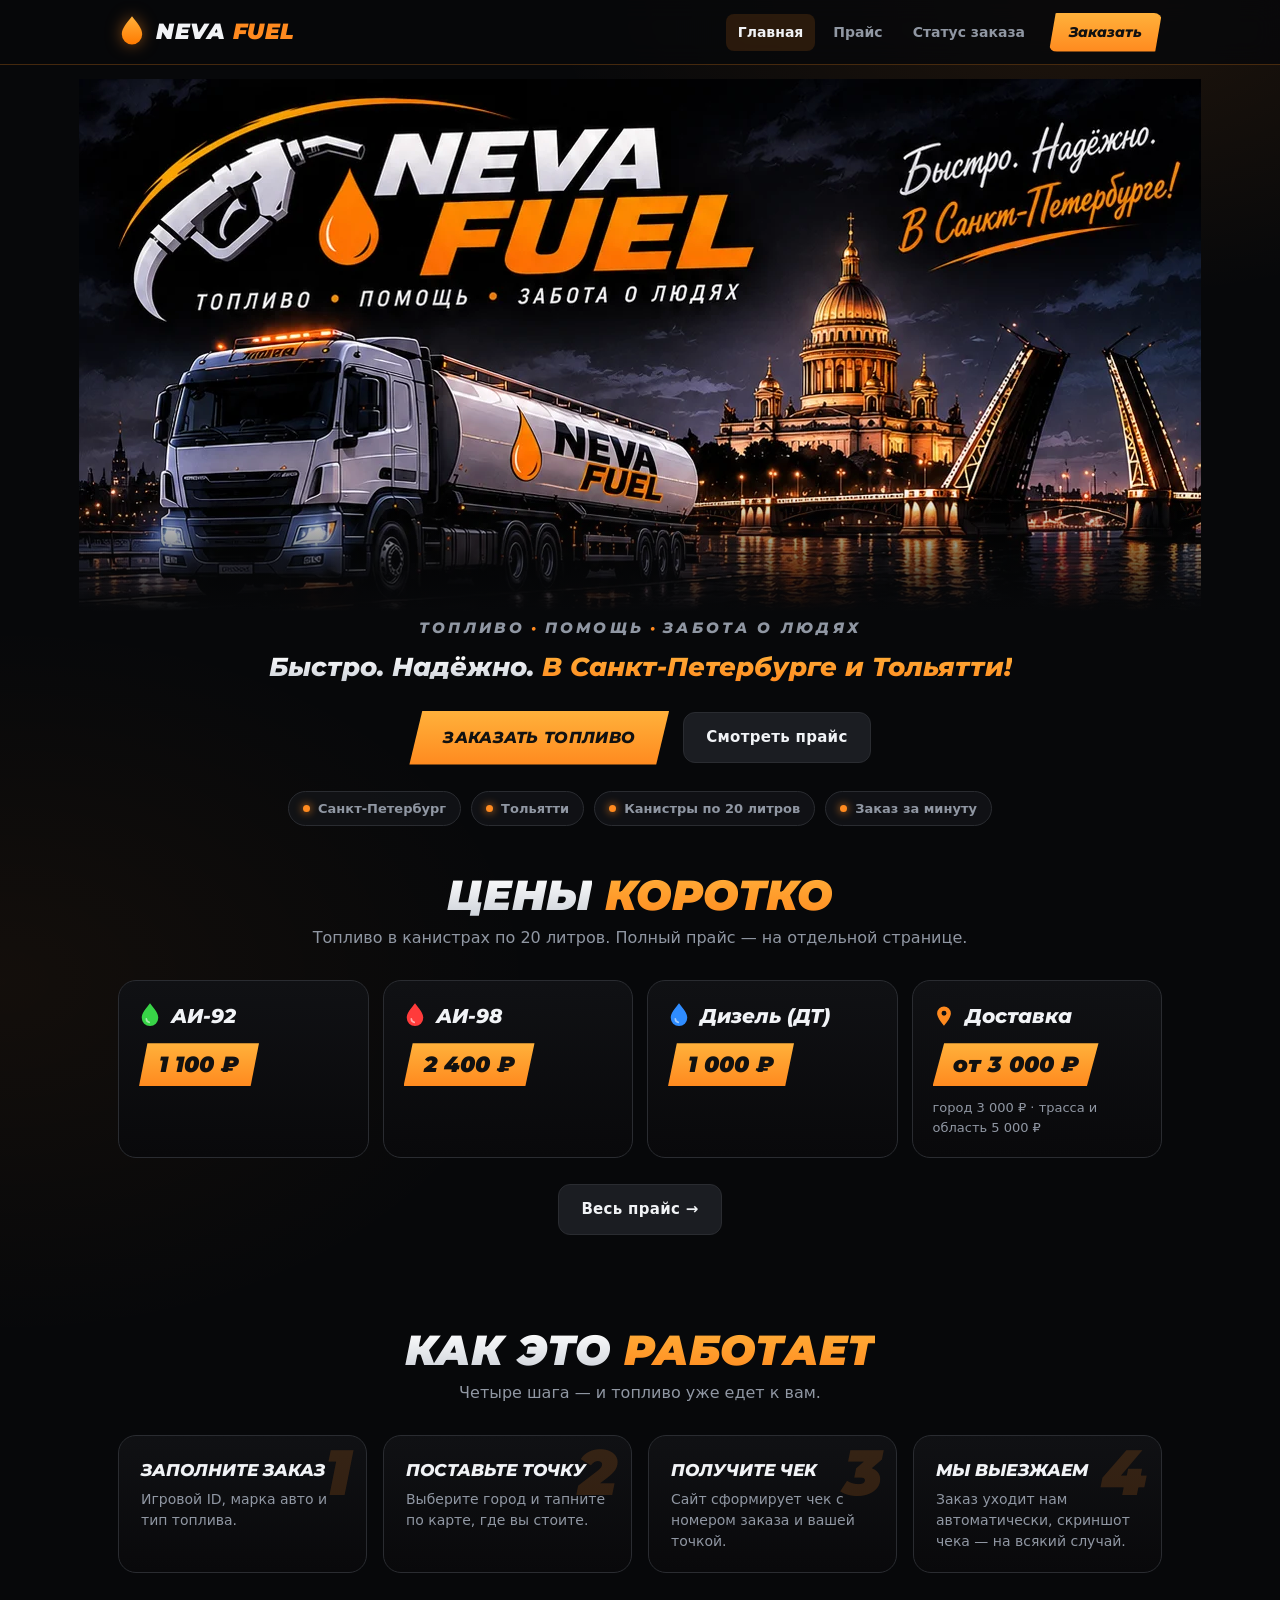
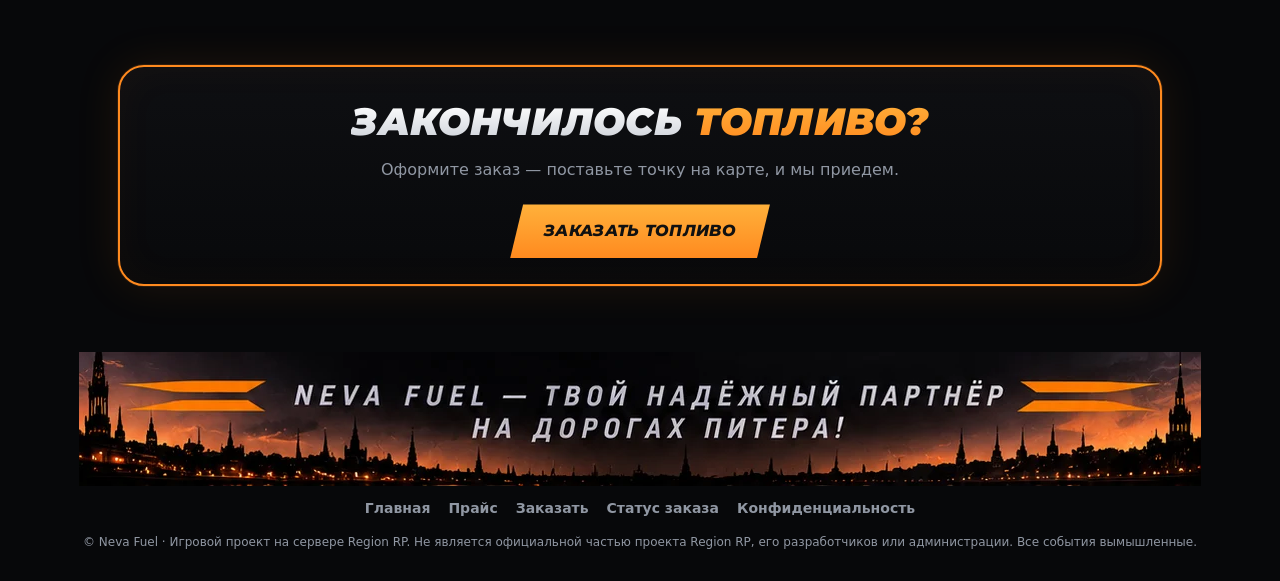
<file: index.html>
<!doctype html>
<html lang="ru">
<head>
<meta charset="utf-8">
<meta name="viewport" content="width=device-width, initial-scale=1">
<title>Neva Fuel — доставка топлива</title>
<link rel="preconnect" href="https://fonts.googleapis.com">
<link rel="stylesheet" href="https://fonts.googleapis.com/css2?family=Montserrat:ital,wght@0,500;0,700;0,800;1,700;1,800;1,900&display=swap">
<link rel="stylesheet" href="style.css">
</head>
<body data-page="index">
<!-- иконки -->
<svg width="0" height="0" style="position:absolute" aria-hidden="true">
  <defs>
    <symbol id="i-drop" viewBox="0 0 24 30"><path d="M12 1c4.6 6 9 10.4 9 16a9 9 0 0 1-18 0C3 11.4 7.4 7 12 1z"/><path d="M8 18a4 4 0 0 0 3.2 3.9" fill="none" stroke="rgba(255,255,255,.55)" stroke-width="1.8" stroke-linecap="round"/></symbol>
    <symbol id="i-pin" viewBox="0 0 24 24"><path d="M12 1.5a7.5 7.5 0 0 0-7.5 7.5c0 5.6 7.5 13.5 7.5 13.5S19.5 14.600 19.500 9A7.500 7.500 0 0 0 12 1.500zm0 10.200a2.700 2.700 0 1 1 0-5.400 2.700 2.700 0 0 1 0 5.400z"/></symbol>
    <symbol id="i-road" viewBox="0 0 24 24"><path fill-rule="evenodd" d="M8.500 2h7L21.500 22h-19L8.500 2zM11.200 4v3.800h1.600V4zM10.900 10.800v3.800h2.200v-3.800zM10.500 17.600V21h3v-3.400z"/></symbol>
    <symbol id="i-truck" viewBox="0 0 64 48"><path d="M16 6h30v26H16zM46 14h9l8 9v9H46z" opacity=".95"/><circle cx="26" cy="36" r="6.500"/><circle cx="53" cy="36" r="6.500"/><path d="M1 12h11M4 19h9M1 26h11" stroke="#ff8a1f" stroke-width="3.500" stroke-linecap="round" fill="none"/></symbol>
    <symbol id="i-pump" viewBox="0 0 64 64"><path d="M8 6h30a3 3 0 0 1 3 3v47H5V9a3 3 0 0 1 3-3zm5 7v14h23V13z"/><path d="M41 22h5l9 8v18a4 4 0 0 1-8 0V36h-6" fill="none" stroke="currentColor" stroke-width="5" stroke-linejoin="round" stroke-linecap="round"/><rect x="2" y="56" width="42" height="5" rx="2"/></symbol>
    <symbol id="i-tools" viewBox="0 0 64 64"><path d="M14 52 38 28" stroke="currentColor" stroke-width="8" stroke-linecap="round" fill="none"/><path d="M42 8a14 14 0 1 0 14 14 14 14 0 0 0-1.500-6.300l-7 7-6-1-1-6 7-7A14 14 0 0 0 42 8z"/><path d="M50 56 26 32" stroke="currentColor" stroke-width="6" stroke-linecap="round" fill="none"/><path d="M12 8l8 3 4 8-5 3-8-4z"/></symbol>
  </defs>
</svg>

<header class="top">
  <div class="wrap">
    <a class="logo" href="index.html" aria-label="Neva Fuel — на главную">
      <svg viewBox="0 0 24 30"><defs><linearGradient id="lg" x1="0" y1="0" x2="0" y2="1"><stop offset="0" stop-color="#ffb13b"/><stop offset="1" stop-color="#ff7a00"/></linearGradient></defs><path d="M12 1c4.6 6 9 10.4 9 16a9 9 0 0 1-18 0C3 11.4 7.4 7 12 1z" fill="url(#lg)"/></svg>
      <b>NEVA <span>FUEL</span></b>
    </a>
    <button class="burger" id="burger" type="button" aria-label="Меню" aria-expanded="false"><span></span><span></span><span></span></button>
    <nav id="nav">
      <a href="index.html" data-p="index">Главная</a>
      <a href="prices.html" data-p="prices">Прайс</a>
      <a href="track.html" data-p="track">Статус заказа</a>
      <a class="cta" href="order.html" data-p="order">Заказать</a>
    </nav>
  </div>
</header>

<main>
<div class="hero">
  <div class="hero-frame"><div class="hero-img" role="img" aria-label="Neva Fuel — доставка топлива: топливо, помощь, забота о людях"></div></div>
  <div class="wrap hero-text">
    <div class="hero-tagline">Топливо<b>•</b>Помощь<b>•</b>Забота о людях</div>
    <div class="hero-sub"><span class="grad">Быстро. Надёжно.</span> <span class="org">В Санкт-Петербурге и Тольятти!</span></div>
  </div>
  <div class="wrap">
    <div class="hero-cta">
      <a class="btn" href="order.html">Заказать топливо</a>
      <a class="btn ghost" href="prices.html">Смотреть прайс</a>
    </div>
    <div class="chips">
      <span class="chip"><i></i>Санкт-Петербург</span>
      <span class="chip"><i></i>Тольятти</span>
      <span class="chip"><i></i>Канистры по 20 литров</span>
      <span class="chip"><i></i>Заказ за минуту</span>
    </div>
  </div>
</div>

<section id="quick">
  <div class="wrap">
    <div class="sec-h rv"><h2 class="it"><span class="grad">Цены</span> <span class="org">коротко</span></h2><p>Топливо в канистрах по 20 литров. Полный прайс — на отдельной странице.</p></div>
    <div class="qgrid">
      <a class="qcard rv" href="prices.html"><span class="qn"><svg viewBox="0 0 24 30" style="fill:var(--green)"><use href="#i-drop"/></svg>АИ-92</span><span class="tag">1 100 ₽</span></a>
      <a class="qcard rv" href="prices.html"><span class="qn"><svg viewBox="0 0 24 30" style="fill:var(--red)"><use href="#i-drop"/></svg>АИ-98</span><span class="tag">2 400 ₽</span></a>
      <a class="qcard rv" href="prices.html"><span class="qn"><svg viewBox="0 0 24 30" style="fill:var(--blue)"><use href="#i-drop"/></svg>Дизель (ДТ)</span><span class="tag">1 000 ₽</span></a>
      <a class="qcard rv" href="prices.html"><span class="qn"><svg viewBox="0 0 24 24" style="fill:var(--o1)"><use href="#i-pin"/></svg>Доставка</span><span class="tag">от 3 000 ₽</span><small>город 3 000 ₽ · трасса и область 5 000 ₽</small></a>
    </div>
    <div class="center rv"><a class="btn ghost" href="prices.html">Весь прайс →</a></div>
  </div>
</section>

<section id="how">
  <div class="wrap">
    <div class="sec-h rv"><h2 class="it"><span class="grad">Как это</span> <span class="org">работает</span></h2><p>Четыре шага — и топливо уже едет к вам.</p></div>
    <div class="steps">
      <div class="step rv"><span class="n">1</span><h4>Заполните заказ</h4><p>Игровой ID, марка авто и тип топлива.</p></div>
      <div class="step rv"><span class="n">2</span><h4>Поставьте точку</h4><p>Выберите город и тапните по карте, где вы стоите.</p></div>
      <div class="step rv"><span class="n">3</span><h4>Получите чек</h4><p>Сайт сформирует чек с номером заказа и вашей точкой.</p></div>
      <div class="step rv"><span class="n">4</span><h4>Мы выезжаем</h4><p>Заказ уходит нам автоматически, скриншот чека — на всякий случай.</p></div>
    </div>
  </div>
</section>

<section id="go">
  <div class="wrap">
    <div class="panel cta-band rv">
      <h2 class="it"><span class="grad">Закончилось</span> <span class="org">топливо?</span></h2>
      <p>Оформите заказ — поставьте точку на карте, и мы приедем.</p>
      <a class="btn" href="order.html">Заказать топливо</a>
    </div>
  </div>
</section>
</main>

<footer>
  <div class="foot-img" role="img" aria-label="Neva Fuel — твой надёжный партнёр на дорогах Питера!"></div>
  <div class="foot-nav"><a href="index.html">Главная</a><a href="prices.html">Прайс</a><a href="order.html">Заказать</a><a href="track.html">Статус заказа</a><a href="privacy.html">Конфиденциальность</a></div>
  <div class="copy">© Neva Fuel · Игровой проект на сервере Region RP. Не является официальной частью проекта Region RP, его разработчиков или администрации. Все события вымышленные.</div>
</footer>

<script src="config.js"></script>
<script src="track.js"></script>
<script src="site.js"></script>
</body>
</html>
</file>
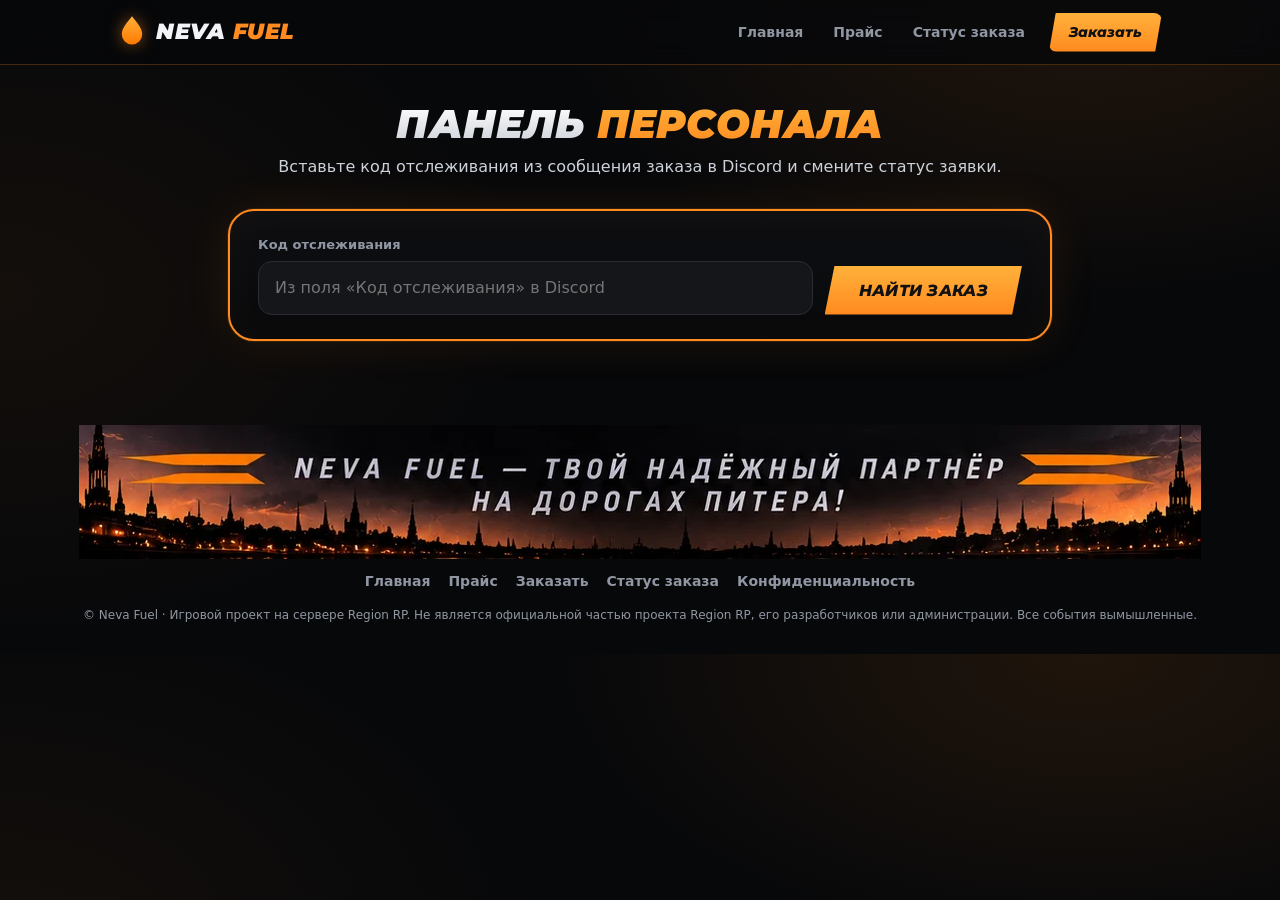
<file: admin.html>
<!doctype html>
<html lang="ru">
<head>
<meta charset="utf-8">
<meta name="viewport" content="width=device-width, initial-scale=1">
<meta name="robots" content="noindex,nofollow">
<title>Панель персонала — Neva Fuel</title>
<link rel="preconnect" href="https://fonts.googleapis.com">
<link rel="stylesheet" href="https://fonts.googleapis.com/css2?family=Montserrat:ital,wght@0,500;0,700;0,800;1,700;1,800;1,900&display=swap">
<link rel="stylesheet" href="style.css">
</head>
<body data-page="admin">
<!-- иконки -->
<svg width="0" height="0" style="position:absolute" aria-hidden="true">
  <defs>
    <symbol id="i-drop" viewBox="0 0 24 30"><path d="M12 1c4.6 6 9 10.4 9 16a9 9 0 0 1-18 0C3 11.4 7.4 7 12 1z"/><path d="M8 18a4 4 0 0 0 3.2 3.9" fill="none" stroke="rgba(255,255,255,.55)" stroke-width="1.8" stroke-linecap="round"/></symbol>
    <symbol id="i-pin" viewBox="0 0 24 24"><path d="M12 1.5a7.5 7.5 0 0 0-7.5 7.5c0 5.6 7.5 13.5 7.5 13.5S19.5 14.600 19.500 9A7.500 7.500 0 0 0 12 1.500zm0 10.200a2.700 2.700 0 1 1 0-5.400 2.700 2.700 0 0 1 0 5.400z"/></symbol>
    <symbol id="i-road" viewBox="0 0 24 24"><path fill-rule="evenodd" d="M8.500 2h7L21.500 22h-19L8.500 2zM11.200 4v3.800h1.600V4zM10.900 10.800v3.800h2.200v-3.800zM10.500 17.600V21h3v-3.400z"/></symbol>
    <symbol id="i-truck" viewBox="0 0 64 48"><path d="M16 6h30v26H16zM46 14h9l8 9v9H46z" opacity=".95"/><circle cx="26" cy="36" r="6.500"/><circle cx="53" cy="36" r="6.500"/><path d="M1 12h11M4 19h9M1 26h11" stroke="#ff8a1f" stroke-width="3.500" stroke-linecap="round" fill="none"/></symbol>
    <symbol id="i-pump" viewBox="0 0 64 64"><path d="M8 6h30a3 3 0 0 1 3 3v47H5V9a3 3 0 0 1 3-3zm5 7v14h23V13z"/><path d="M41 22h5l9 8v18a4 4 0 0 1-8 0V36h-6" fill="none" stroke="currentColor" stroke-width="5" stroke-linejoin="round" stroke-linecap="round"/><rect x="2" y="56" width="42" height="5" rx="2"/></symbol>
    <symbol id="i-tools" viewBox="0 0 64 64"><path d="M14 52 38 28" stroke="currentColor" stroke-width="8" stroke-linecap="round" fill="none"/><path d="M42 8a14 14 0 1 0 14 14 14 14 0 0 0-1.500-6.300l-7 7-6-1-1-6 7-7A14 14 0 0 0 42 8z"/><path d="M50 56 26 32" stroke="currentColor" stroke-width="6" stroke-linecap="round" fill="none"/><path d="M12 8l8 3 4 8-5 3-8-4z"/></symbol>
  </defs>
</svg>

<header class="top">
  <div class="wrap">
    <a class="logo" href="index.html" aria-label="Neva Fuel — на главную">
      <svg viewBox="0 0 24 30"><defs><linearGradient id="lg" x1="0" y1="0" x2="0" y2="1"><stop offset="0" stop-color="#ffb13b"/><stop offset="1" stop-color="#ff7a00"/></linearGradient></defs><path d="M12 1c4.6 6 9 10.4 9 16a9 9 0 0 1-18 0C3 11.4 7.4 7 12 1z" fill="url(#lg)"/></svg>
      <b>NEVA <span>FUEL</span></b>
    </a>
    <button class="burger" id="burger" type="button" aria-label="Меню" aria-expanded="false"><span></span><span></span><span></span></button>
    <nav id="nav">
      <a href="index.html" data-p="index">Главная</a>
      <a href="prices.html" data-p="prices">Прайс</a>
      <a href="track.html" data-p="track">Статус заказа</a>
      <a class="cta" href="order.html" data-p="order">Заказать</a>
    </nav>
  </div>
</header>

<main>
<section class="page-top">
  <div class="wrap legal">
    <div class="sec-h"><h1 class="it"><span class="grad">Панель</span> <span class="org">персонала</span></h1><p>Вставьте код отслеживания из сообщения заказа в Discord и смените статус заявки.</p></div>
    <form class="panel" id="af" autocomplete="off" novalidate>
      <div class="tform">
        <div><label class="f" for="acode">Код отслеживания</label><input type="text" id="acode" inputmode="numeric" maxlength="25" placeholder="Из поля «Код отслеживания» в Discord"></div>
        <button class="btn" type="submit">Найти заказ</button>
      </div>
    </form>
    <div id="aout"></div>
  </div>
</section>
</main>

<footer>
  <div class="foot-img" role="img" aria-label="Neva Fuel — твой надёжный партнёр на дорогах Питера!"></div>
  <div class="foot-nav"><a href="index.html">Главная</a><a href="prices.html">Прайс</a><a href="order.html">Заказать</a><a href="track.html">Статус заказа</a><a href="privacy.html">Конфиденциальность</a></div>
  <div class="copy">© Neva Fuel · Игровой проект на сервере Region RP. Не является официальной частью проекта Region RP, его разработчиков или администрации. Все события вымышленные.</div>
</footer>

<script src="config.js"></script>
<script src="track.js"></script>
<script src="site.js"></script>
<script src="admin-page.js"></script>
</body>
</html>
</file>
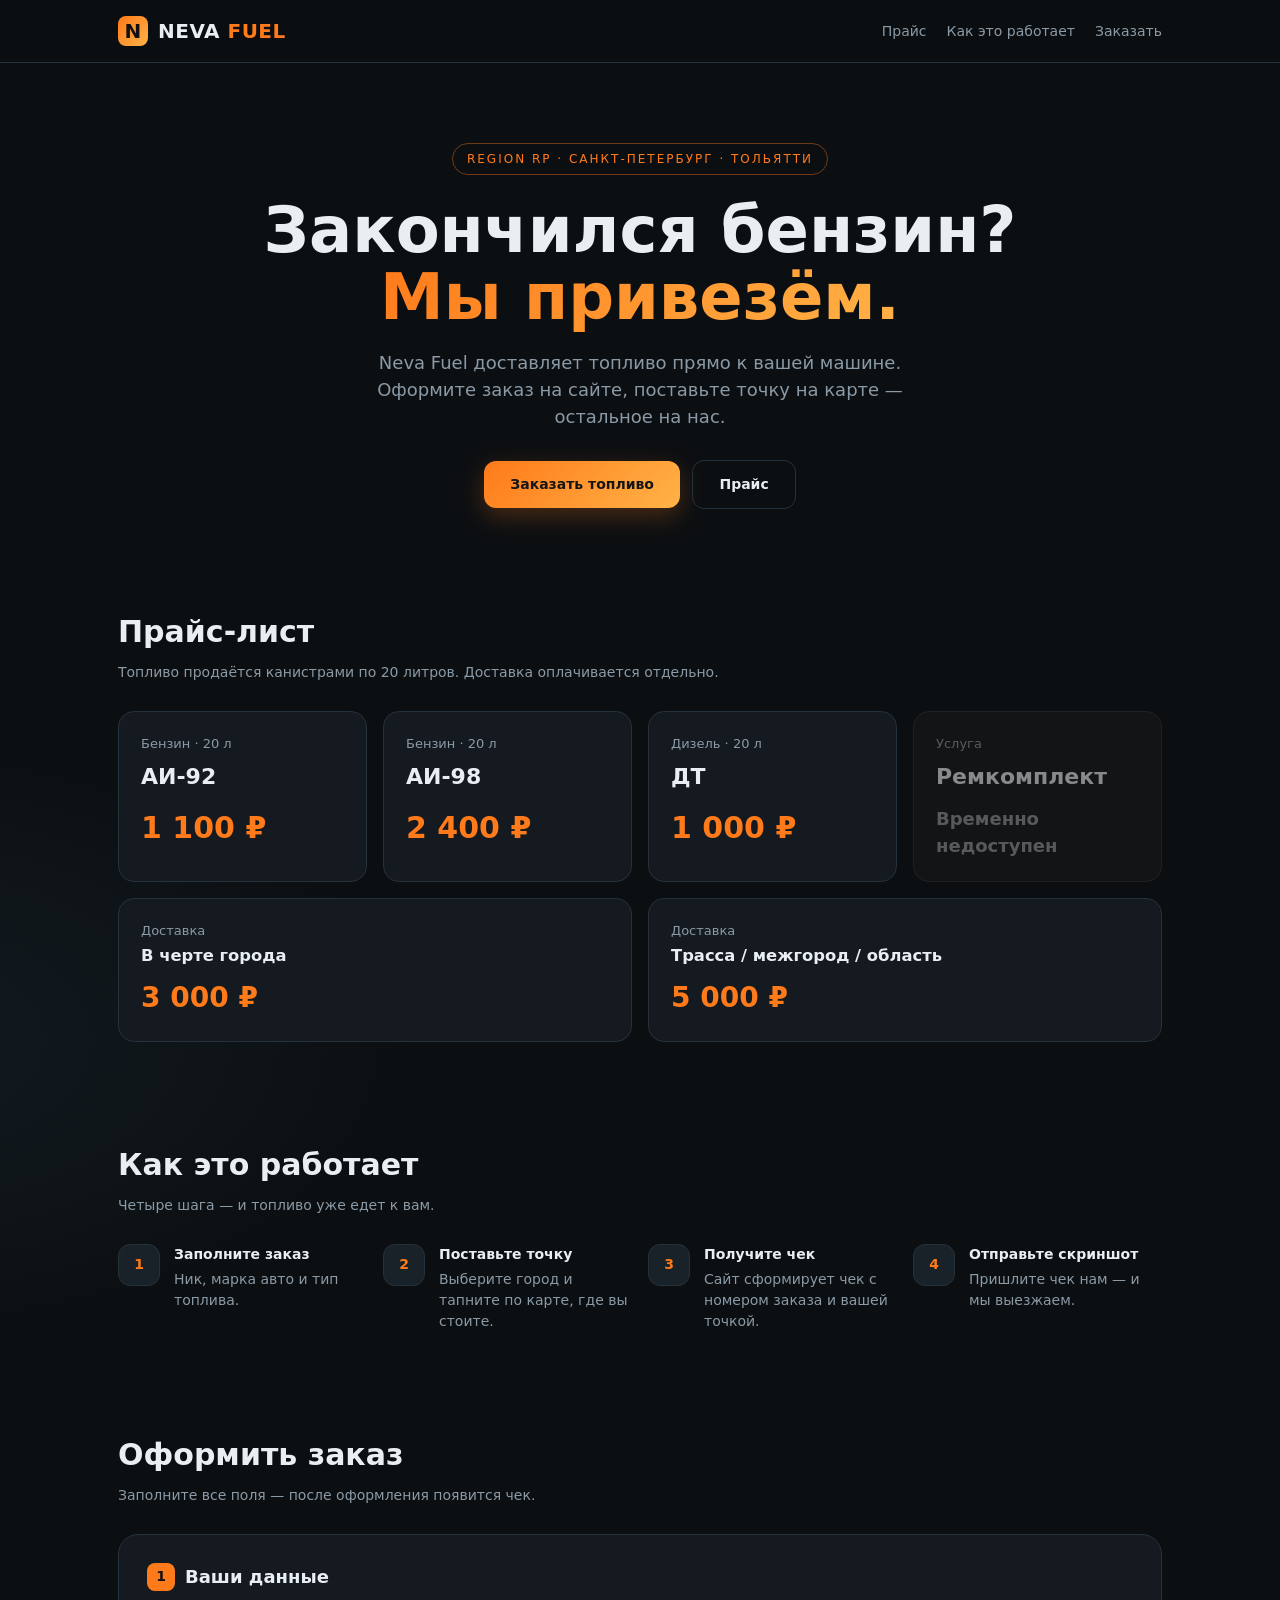
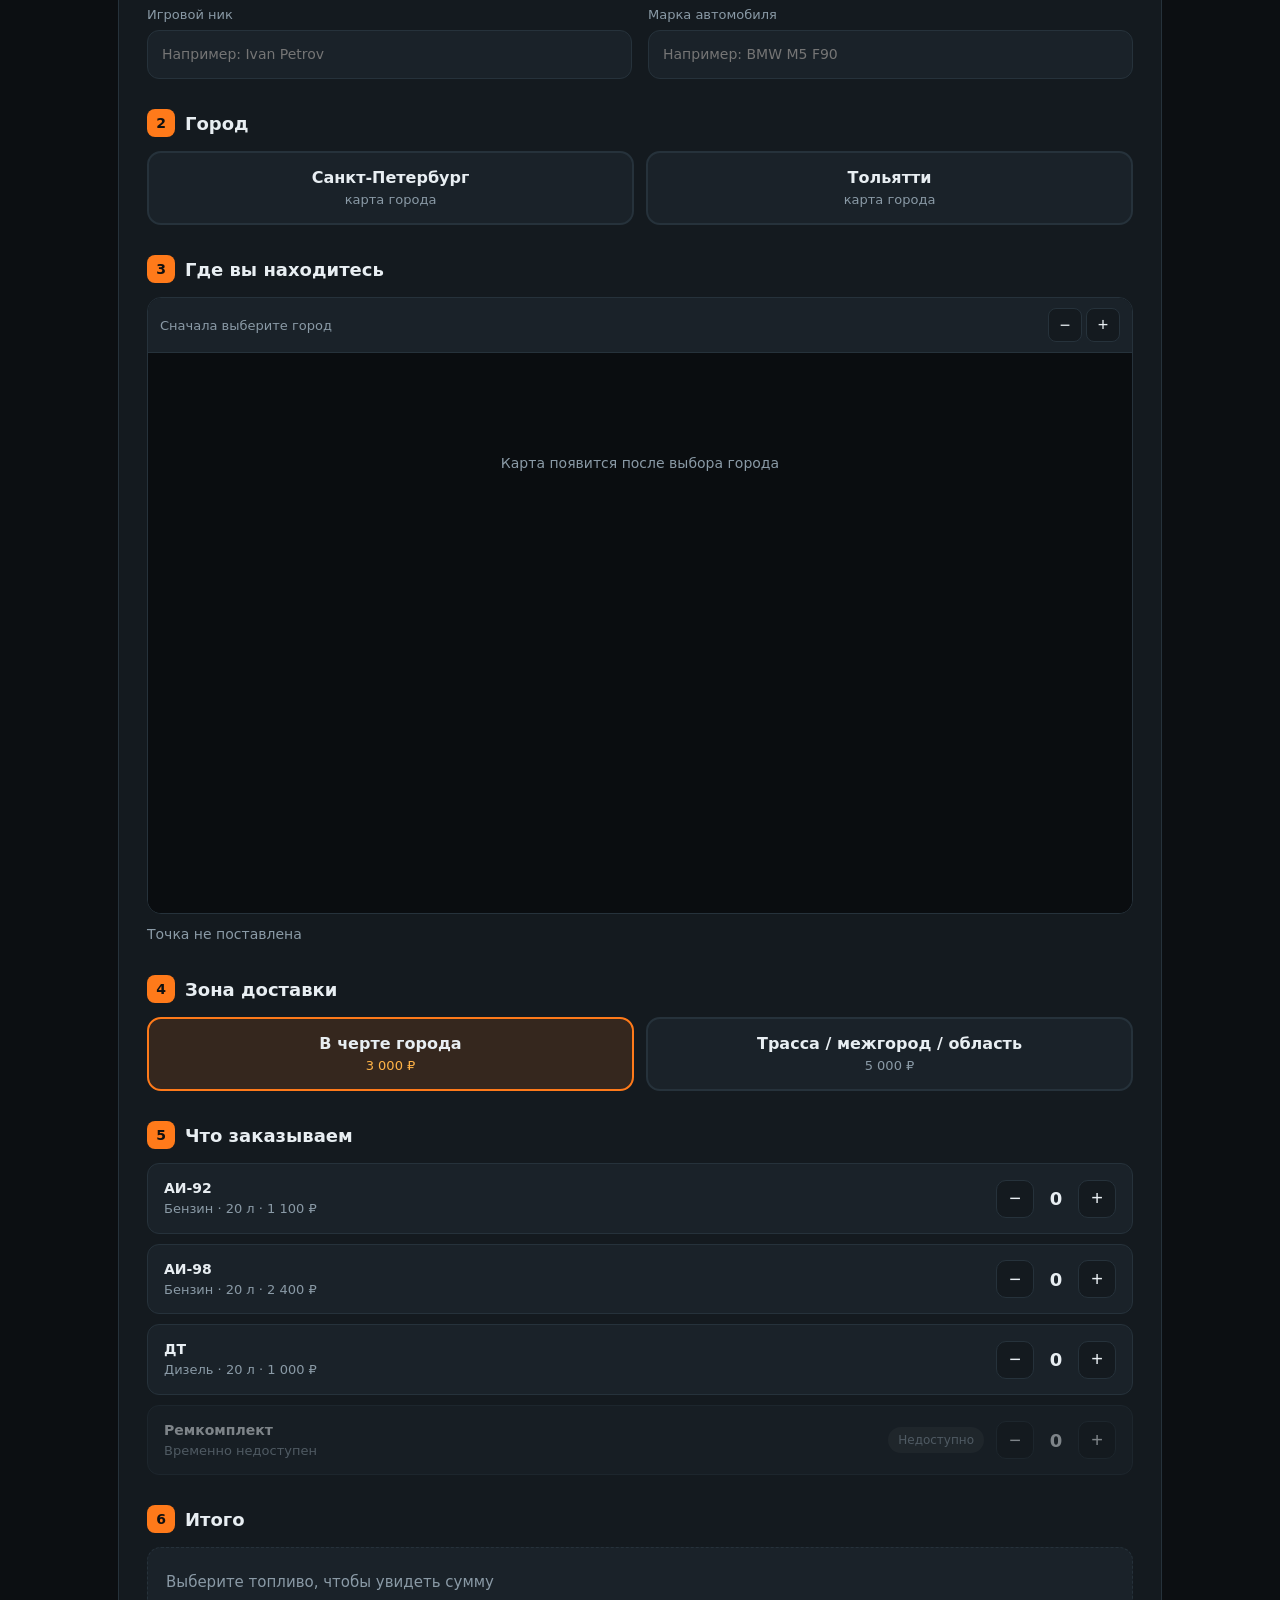
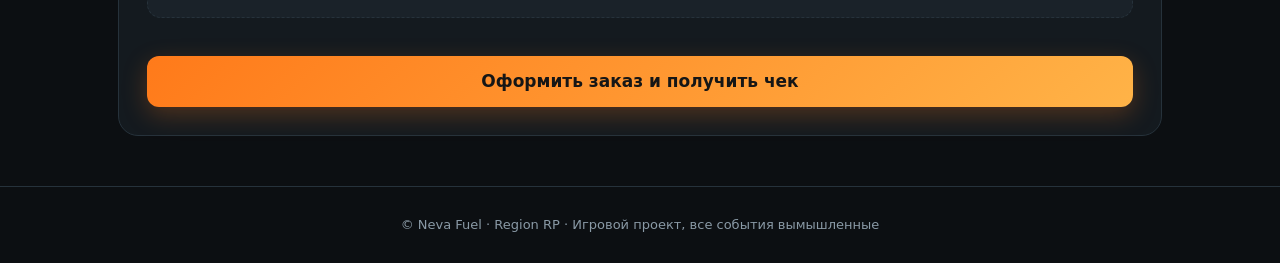
<file: Neva Fuel — доставка топлива 2.html>
<!doctype html><html><head><meta charset=utf8><meta name=viewport content="width=device-width,initial-scale=1"><style>:root{color-scheme:light}body{margin:0;padding:0;font:14px -apple-system,BlinkMacSystemFont,sans-serif;background:#fff;color:#000}img{max-width:100%}[hidden]:not([hidden=until-found i]){display:none!important}</style></head><body>
<!doctype html>
<html lang="ru">
<head>
<meta charset="utf-8">
<meta name="viewport" content="width=device-width, initial-scale=1">
<title>Neva Fuel — доставка топлива</title>
<style>
  :root{
    --bg:#0c0f12; --panel:#141a1f; --panel2:#1a2229; --line:#26323b;
    --text:#e8eef2; --muted:#8a9aa6; --accent:#ff7a1a; --accent2:#ffb347; --ok:#3ddc97; --bad:#ff5d5d;
  }
  *{box-sizing:border-box;margin:0;padding:0}
  html{scroll-behavior:smooth}
  body{background:var(--bg);color:var(--text);font-family:"Segoe UI",system-ui,-apple-system,Roboto,sans-serif;line-height:1.5;
    background-image:radial-gradient(1200px 500px at 80% -10%,rgba(255,122,26,.12),transparent 60%),radial-gradient(900px 500px at -10% 30%,rgba(60,120,140,.12),transparent 60%);}
  .wrap{max-width:1080px;margin:0 auto;padding:0 18px}
  header.top{position:sticky;top:0;z-index:50;background:rgba(12,15,18,.88);backdrop-filter:blur(10px);border-bottom:1px solid var(--line)}
  .top .wrap{display:flex;align-items:center;justify-content:space-between;height:62px}
  .logo{display:flex;align-items:center;gap:10px;font-weight:800;letter-spacing:.5px;font-size:20px}
  .logo i{width:30px;height:30px;border-radius:8px;background:linear-gradient(135deg,var(--accent),var(--accent2));display:grid;place-items:center;color:#111;font-style:normal;font-weight:900}
  .logo span b{color:var(--accent)}
  nav a{color:var(--muted);text-decoration:none;margin-left:20px;font-size:14px}
  nav a:hover{color:var(--text)}
  .btn{display:inline-block;border:0;cursor:pointer;font:inherit;font-weight:700;padding:13px 26px;border-radius:12px;color:#161616;background:linear-gradient(135deg,var(--accent),var(--accent2));text-decoration:none;transition:.2s;box-shadow:0 8px 24px rgba(255,122,26,.25)}
  .btn:hover{transform:translateY(-2px);box-shadow:0 12px 30px rgba(255,122,26,.35)}
  .btn.ghost{background:transparent;color:var(--text);border:1px solid var(--line);box-shadow:none}
  .btn.ghost:hover{border-color:var(--accent)}
  .hero{padding:80px 0 50px;text-align:center}
  .tag{display:inline-block;font-size:12px;letter-spacing:2px;text-transform:uppercase;color:var(--accent);border:1px solid rgba(255,122,26,.4);padding:6px 14px;border-radius:99px;margin-bottom:22px}
  .hero h1{font-size:clamp(34px,6vw,64px);line-height:1.05;font-weight:900;margin-bottom:18px}
  .hero h1 em{font-style:normal;background:linear-gradient(135deg,var(--accent),var(--accent2));-webkit-background-clip:text;background-clip:text;color:transparent}
  .hero p{max-width:620px;margin:0 auto 30px;color:var(--muted);font-size:18px}
  section{padding:50px 0}
  h2{font-size:30px;margin-bottom:8px}
  .sub{color:var(--muted);margin-bottom:28px}
  .grid{display:grid;gap:16px}
  .g4{grid-template-columns:repeat(auto-fit,minmax(220px,1fr))}
  .g2{grid-template-columns:repeat(auto-fit,minmax(280px,1fr))}
  .card{background:var(--panel);border:1px solid var(--line);border-radius:16px;padding:22px}
  .price-card{position:relative;overflow:hidden}
  .price-card .n{font-size:13px;color:var(--muted);margin-bottom:6px}
  .price-card h3{font-size:22px;margin-bottom:12px}
  .price-card .p{font-size:30px;font-weight:800;color:var(--accent)}
  .price-card.off{opacity:.55;filter:grayscale(1)}
  .price-card.off .p{color:var(--muted);font-size:18px;font-weight:700}
  .steps{counter-reset:s}
  .step{position:relative;padding-left:56px}
  .step::before{counter-increment:s;content:counter(s);position:absolute;left:0;top:0;width:40px;height:40px;border-radius:12px;background:var(--panel2);border:1px solid var(--line);display:grid;place-items:center;font-weight:800;color:var(--accent)}
  .step h4{margin-bottom:4px}.step p{color:var(--muted);font-size:14px}

  /* order */
  .order{background:var(--panel);border:1px solid var(--line);border-radius:20px;padding:28px}
  .blk{margin-bottom:30px}
  .blk>h3{display:flex;align-items:center;gap:10px;font-size:18px;margin-bottom:14px}
  .blk>h3 b{flex:0 0 28px;width:28px;height:28px;border-radius:8px;background:var(--accent);color:#111;display:grid;place-items:center;font-size:14px}
  label.f{display:block;font-size:13px;color:var(--muted);margin-bottom:6px}
  input[type=text]{width:100%;background:var(--panel2);border:1px solid var(--line);color:var(--text);padding:13px 14px;border-radius:12px;font:inherit;outline:none;transition:.2s}
  input[type=text]:focus{border-color:var(--accent)}

  /* переключатели: настоящие кнопки, не режутся и не ломаются */
  .choice{display:grid;grid-template-columns:repeat(auto-fit,minmax(220px,1fr));gap:12px}
  .opt{display:flex;flex-direction:column;align-items:center;justify-content:center;gap:4px;min-height:74px;padding:14px 16px;
    background:var(--panel2);border:2px solid var(--line);border-radius:14px;color:var(--text);font:inherit;font-weight:700;font-size:16px;
    text-align:center;cursor:pointer;transition:.2s;white-space:normal;word-break:normal;overflow-wrap:normal;hyphens:none;line-height:1.25}
  .opt small{display:block;color:var(--muted);font-weight:500;font-size:13px}
  .opt:hover{border-color:var(--accent)}
  .opt[aria-pressed=true]{border-color:var(--accent);background:rgba(255,122,26,.14)}
  .opt[aria-pressed=true] small{color:var(--accent2)}

  .items{display:grid;grid-template-columns:minmax(0,1fr);gap:10px}
  .item{display:flex;align-items:center;justify-content:space-between;gap:12px;background:var(--panel2);border:1px solid var(--line);border-radius:12px;padding:14px 16px;min-width:0}
  .item>div:first-child{flex:1 1 auto;min-width:0}
  .qty{flex:0 0 auto}
  @media(max-width:600px){.pill{display:none}}
  .item .nm{font-weight:700}.item .ds{color:var(--muted);font-size:13px}
  .qty{display:flex;align-items:center;gap:10px}
  .qty button{width:38px;height:38px;border-radius:10px;border:1px solid var(--line);background:var(--panel);color:var(--text);font-size:20px;cursor:pointer}
  .qty button:hover:not(:disabled){border-color:var(--accent);color:var(--accent)}
  .qty output{min-width:24px;text-align:center;font-weight:800;font-size:18px}
  .item.active{border-color:var(--accent)}
  .item.off{opacity:.5}
  .item.off button{cursor:not-allowed}
  .pill{font-size:12px;background:#2a3238;color:var(--muted);padding:4px 10px;border-radius:99px;white-space:nowrap}

  /* карта */
  .mapbox{border:1px solid var(--line);border-radius:14px;overflow:hidden;background:#0a0d10}
  .maptool{display:flex;justify-content:space-between;align-items:center;gap:8px;padding:10px 12px;background:var(--panel2);border-bottom:1px solid var(--line);font-size:13px;color:var(--muted)}
  .maptool .z{display:flex;gap:4px;flex:0 0 auto}
  .maptool .z button{width:34px;height:34px;border-radius:8px;border:1px solid var(--line);background:var(--panel);color:var(--text);font-size:18px;cursor:pointer}
  .maptool .z button:hover{border-color:var(--accent)}
  .mapscroll{height:min(560px,70vh);overflow:auto;position:relative;cursor:crosshair;-webkit-overflow-scrolling:touch;background:#0a0d10}
  .mapinner{position:relative;width:100%}
  .mapinner img{display:block;width:100%;height:auto;user-select:none;-webkit-user-drag:none;pointer-events:none}
  .pin{position:absolute;width:44px;height:44px;transform:translate(-50%,-100%);pointer-events:none;display:none;filter:drop-shadow(0 4px 6px rgba(0,0,0,.7));animation:drop .35s cubic-bezier(.2,1.6,.4,1)}
  .pin svg{width:100%;height:100%}
  @keyframes drop{from{transform:translate(-50%,-160%);opacity:0}to{transform:translate(-50%,-100%);opacity:1}}
  .mapempty{display:grid;place-items:center;height:220px;text-align:center;color:var(--muted);padding:20px}
  .coords{margin-top:10px;font-size:14px;color:var(--muted)}
  .coords.ok{color:var(--ok);font-weight:600}
  @media(max-width:760px){.mapinner{min-width:760px}}

  .summary{background:var(--panel2);border:1px dashed var(--line);border-radius:14px;padding:18px}
  .row{display:flex;justify-content:space-between;gap:14px;padding:5px 0;font-size:15px}
  .row.t{border-top:1px solid var(--line);margin-top:8px;padding-top:12px;font-size:20px;font-weight:800}
  .row.t span:last-child{color:var(--accent)}
  .err{color:var(--bad);font-size:14px;margin-top:12px;min-height:20px}

  /* чек */
  #receiptWrap{display:none;padding-bottom:70px}
  .receipt{max-width:460px;margin:0 auto;background:#f4f1ea;color:#1b1b1b;border-radius:6px;padding:26px 24px 30px;position:relative;font-family:"Courier New",ui-monospace,monospace;box-shadow:0 20px 60px rgba(0,0,0,.6)}
  .r-head{text-align:center;border-bottom:2px dashed #999;padding-bottom:14px;margin-bottom:14px}
  .r-head h3{font-size:24px;letter-spacing:2px;font-weight:900}
  .r-head h3 b{color:#e8650a}
  .r-head small{color:#555;display:block}
  .r-id{font-size:20px;font-weight:900;margin-top:6px}
  .r-sec{border-bottom:2px dashed #999;padding:10px 0;font-size:14px}
  .r-sec .rr{display:flex;justify-content:space-between;gap:12px;padding:2px 0}
  .r-sec .rr span:first-child{color:#555}
  .r-sec .rr span:last-child{text-align:right;font-weight:700}
  .r-title{font-size:12px;letter-spacing:2px;color:#777;margin-bottom:4px}
  .r-total{display:flex;justify-content:space-between;font-size:22px;font-weight:900;padding:14px 0 6px}
  .r-total span:last-child{color:#e8650a}
  .r-status{text-align:center;font-size:13px;font-weight:700;margin-top:12px;min-height:0}
  .r-status.wait{color:#666}.r-status.ok{color:#1e8a57}.r-status.bad{color:#c0392b}
  .r-note{text-align:center;font-size:12px;color:#444;margin-top:12px;border:1px solid #bbb;padding:10px;border-radius:6px;background:#eae6db}
  .r-note b{color:#c0392b}
  .receipt canvas{width:100%;height:auto;border:2px solid #333;border-radius:4px;margin-top:8px;display:block;background:#0c0f12}
  .r-actions{display:flex;gap:10px;justify-content:center;margin-top:30px;flex-wrap:wrap}
  footer{border-top:1px solid var(--line);padding:28px 0;color:var(--muted);font-size:13px;text-align:center}
  @media(max-width:600px){nav{display:none}.order{padding:18px}.hero{padding:50px 0 30px}}
</style>
</head>
<body>

<header class="top">
  <div class="wrap">
    <div class="logo"><i>N</i><span>NEVA <b>FUEL</b></span></div>
    <nav><a href="#prices">Прайс</a><a href="#how">Как это работает</a><a href="#order">Заказать</a></nav>
  </div>
</header>

<div class="wrap">
  <div class="hero">
    <span class="tag">Region RP · Санкт-Петербург · Тольятти</span>
    <h1>Закончился бензин?<br><em>Мы привезём.</em></h1>
    <p>Neva Fuel доставляет топливо прямо к вашей машине. Оформите заказ на сайте, поставьте точку на карте — остальное на нас.</p>
    <a class="btn" href="#order">Заказать топливо</a>
    <a class="btn ghost" href="#prices" style="margin-left:8px">Прайс</a>
  </div>
</div>

<section id="prices">
  <div class="wrap">
    <h2>Прайс-лист</h2>
    <p class="sub">Топливо продаётся канистрами по 20 литров. Доставка оплачивается отдельно.</p>
    <div class="grid g4">
      <div class="card price-card"><div class="n">Бензин · 20 л</div><h3>АИ-92</h3><div class="p">1 100 ₽</div></div>
      <div class="card price-card"><div class="n">Бензин · 20 л</div><h3>АИ-98</h3><div class="p">2 400 ₽</div></div>
      <div class="card price-card"><div class="n">Дизель · 20 л</div><h3>ДТ</h3><div class="p">1 000 ₽</div></div>
      <div class="card price-card off"><div class="n">Услуга</div><h3>Ремкомплект</h3><div class="p">Временно недоступен</div></div>
    </div>
    <div class="grid g2" style="margin-top:16px">
      <div class="card"><div style="color:var(--muted);font-size:13px">Доставка</div><h3 style="margin:4px 0 8px">В черте города</h3><div style="font-size:28px;font-weight:800;color:var(--accent)">3 000 ₽</div></div>
      <div class="card"><div style="color:var(--muted);font-size:13px">Доставка</div><h3 style="margin:4px 0 8px">Трасса / межгород / область</h3><div style="font-size:28px;font-weight:800;color:var(--accent)">5 000 ₽</div></div>
    </div>
  </div>
</section>

<section id="how">
  <div class="wrap">
    <h2>Как это работает</h2>
    <p class="sub">Четыре шага — и топливо уже едет к вам.</p>
    <div class="grid g4 steps">
      <div class="step"><h4>Заполните заказ</h4><p>Ник, марка авто и тип топлива.</p></div>
      <div class="step"><h4>Поставьте точку</h4><p>Выберите город и тапните по карте, где вы стоите.</p></div>
      <div class="step"><h4>Получите чек</h4><p>Сайт сформирует чек с номером заказа и вашей точкой.</p></div>
      <div class="step"><h4>Отправьте скриншот</h4><p>Пришлите чек нам — и мы выезжаем.</p></div>
    </div>
  </div>
</section>

<section id="order">
  <div class="wrap">
    <h2>Оформить заказ</h2>
    <p class="sub">Заполните все поля — после оформления появится чек.</p>

    <form class="order" id="form" autocomplete="off" novalidate>
      <div class="blk">
        <h3><b>1</b> Ваши данные</h3>
        <div class="grid g2">
          <div><label class="f" for="nick">Игровой ник</label><input type="text" id="nick" placeholder="Например: Ivan Petrov"></div>
          <div><label class="f" for="car">Марка автомобиля</label><input type="text" id="car" placeholder="Например: BMW M5 F90"></div>
        </div>
      </div>

      <div class="blk">
        <h3><b>2</b> Город</h3>
        <div class="choice" id="cityChoice">
          <button type="button" class="opt" data-city="spb" aria-pressed="false">Санкт-Петербург<small>карта города</small></button>
          <button type="button" class="opt" data-city="tlt" aria-pressed="false">Тольятти<small>карта города</small></button>
        </div>
      </div>

      <div class="blk">
        <h3><b>3</b> Где вы находитесь</h3>
        <div class="mapbox">
          <div class="maptool">
            <span id="mapHint">Сначала выберите город</span>
            <span class="z"><button type="button" id="zm" aria-label="Уменьшить">−</button><button type="button" id="zp" aria-label="Приблизить">+</button></span>
          </div>
          <div class="mapscroll" id="mapScroll">
            <div class="mapempty" id="mapEmpty">Карта появится после выбора города</div>
            <div class="mapinner" id="mapInner" style="display:none">
              <img id="mapImg" alt="Карта города">
              <div class="pin" id="pin"><svg viewBox="0 0 24 24"><path d="M12 0C7 0 3 4 3 9c0 6.8 9 15 9 15s9-8.2 9-15c0-5-4-9-9-9z" fill="#ff7a1a" stroke="#fff" stroke-width="1.2"/><circle cx="12" cy="9" r="3.4" fill="#fff"/></svg></div>
            </div>
          </div>
        </div>
        <div class="coords" id="coords">Точка не поставлена</div>
      </div>

      <div class="blk">
        <h3><b>4</b> Зона доставки</h3>
        <div class="choice" id="zoneChoice">
          <button type="button" class="opt" data-zone="city" aria-pressed="true">В черте города<small>3 000 ₽</small></button>
          <button type="button" class="opt" data-zone="out" aria-pressed="false">Трасса / межгород / область<small>5 000 ₽</small></button>
        </div>
      </div>

      <div class="blk">
        <h3><b>5</b> Что заказываем</h3>
        <div class="items" id="items"></div>
      </div>

      <div class="blk" style="margin-bottom:10px">
        <h3><b>6</b> Итого</h3>
        <div class="summary" id="sum"></div>
      </div>

      <div class="err" id="err"></div>
      <button class="btn" type="submit" style="width:100%;font-size:17px;margin-top:6px">Оформить заказ и получить чек</button>
    </form>
  </div>
</section>

<section id="receiptWrap">
  <div class="wrap">
    <h2 style="text-align:center;margin-bottom:6px">Ваш чек</h2>
    <p class="sub" style="text-align:center;margin-bottom:34px">Сделайте скриншот чека и отправьте его нам — после этого заказ принимается в работу.</p>
    <div class="receipt" id="receipt"></div>
    <div class="r-actions">
      <button class="btn ghost" id="copyBtn" type="button">Скопировать текст чека</button>
      <button class="btn ghost" id="newBtn" type="button">Новый заказ</button>
    </div>
  </div>
</section>

<footer><div class="wrap">© Neva Fuel · Region RP · Игровой проект, все события вымышленные</div></footer>

<script>
/* ===== НАСТРОЙКИ ===== */
const CONFIG = {
  // Куда клиент отправляет скриншот — впишите свой Discord / Telegram / номер в игре
  contact: "впишите сюда контакт",
  // Ссылка вебхука Discord. Пока пусто — заказы в Discord не отправляются.
  webhook: "https://discord.com/api/webhooks/1571678026809479188/wzIJY-PIJTf6IK3jMr4SVM0M55KJEq6q1HZvU_bwK9S9Twg5XzdUUyI8RBWlHk42T15F",
  maps: {
    spb: { name: "Санкт-Петербург", src: "[data-uri]" },
    tlt: { name: "Тольятти",        src: "[data-uri]" }
  },
  fuel: [
    { id:"ai92",  name:"АИ-92",       desc:"Бензин · 20 л", price:1100 },
    { id:"ai98",  name:"АИ-98",       desc:"Бензин · 20 л", price:2400 },
    { id:"dt",    name:"ДТ",          desc:"Дизель · 20 л", price:1000 },
    { id:"repair",name:"Ремкомплект", desc:"Временно недоступен", price:0, off:true }
  ],
  delivery: { city:{label:"В черте города", price:3000}, out:{label:"Трасса / межгород / область", price:5000} }
};
/* ===================== */

const $ = s => document.querySelector(s);
const fmt = n => n.toLocaleString("ru-RU").replace(/ /g," ") + " ₽";
const qty = {}; CONFIG.fuel.forEach(f => qty[f.id] = 0);
let city = null, zone = "city", point = null, zoom = 1;

/* предзагрузка карт (чтобы чек мог их нарисовать) */
const mapImgs = {};
Object.keys(CONFIG.maps).forEach(k => { const im = new Image(); im.src = CONFIG.maps[k].src; mapImgs[k] = im; });

/* --- переключатели --- */
function bindChoice(rootSel, attr, onPick){
  const btns = document.querySelectorAll(rootSel + " .opt");
  btns.forEach(b => b.addEventListener("click", () => {
    btns.forEach(x => x.setAttribute("aria-pressed", x === b ? "true" : "false"));
    onPick(b.dataset[attr]);
  }));
}
bindChoice("#cityChoice", "city", setCity);
bindChoice("#zoneChoice", "zone", z => { zone = z; renderSum(); });

/* --- товары --- */
const itemsEl = $("#items");
CONFIG.fuel.forEach(f => {
  const d = document.createElement("div");
  d.className = "item" + (f.off ? " off" : "");
  d.id = "it_" + f.id;
  d.innerHTML = `
    <div><div class="nm">${f.name}</div><div class="ds">${f.desc}${f.off ? "" : " · " + fmt(f.price)}</div></div>
    ${f.off ? '<span class="pill">Недоступно</span>' : ""}
    <div class="qty">
      <button type="button" data-d="-1" ${f.off ? "disabled" : ""}>−</button>
      <output id="q_${f.id}">0</output>
      <button type="button" data-d="1" ${f.off ? "disabled" : ""}>+</button>
    </div>`;
  if (!f.off) d.querySelectorAll("button").forEach(b => b.onclick = () => {
    qty[f.id] = Math.max(0, Math.min(20, qty[f.id] + +b.dataset.d));
    $("#q_" + f.id).textContent = qty[f.id];
    d.classList.toggle("active", qty[f.id] > 0);
    renderSum();
  });
  itemsEl.appendChild(d);
});

/* --- сумма --- */
function calc(){
  const lines = CONFIG.fuel.filter(f => !f.off && qty[f.id] > 0).map(f => ({ name:f.name, q:qty[f.id], liters:qty[f.id]*20, sum:qty[f.id]*f.price }));
  const fuelSum = lines.reduce((a,l) => a + l.sum, 0);
  const del = CONFIG.delivery[zone];
  return { lines, fuelSum, del, total: fuelSum + (lines.length ? del.price : 0) };
}
function renderSum(){
  const c = calc();
  let h = "";
  if (!c.lines.length) h = '<div class="row"><span style="color:var(--muted)">Выберите топливо, чтобы увидеть сумму</span></div>';
  else {
    c.lines.forEach(l => h += `<div class="row"><span>${l.name} × ${l.q} (${l.liters} л)</span><span>${fmt(l.sum)}</span></div>`);
    h += `<div class="row"><span>Доставка · ${c.del.label}</span><span>${fmt(c.del.price)}</span></div>`;
    h += `<div class="row t"><span>К оплате</span><span>${fmt(c.total)}</span></div>`;
  }
  $("#sum").innerHTML = h;
}
renderSum();

/* --- карта --- */
function setCity(key){
  city = key; point = null; zoom = 1;
  $("#pin").style.display = "none";
  const co = $("#coords"); co.textContent = "Точка не поставлена"; co.className = "coords";
  $("#mapEmpty").style.display = "none";
  $("#mapHint").textContent = "Нажмите на карту там, где вы находитесь";
  $("#mapInner").style.display = "block";
  $("#mapInner").style.width = "100%";
  $("#mapImg").src = CONFIG.maps[key].src;
  $("#mapScroll").scrollTo(0, 0);
}
function placePoint(clientX, clientY){
  const im = $("#mapImg"), r = im.getBoundingClientRect();
  const x = (clientX - r.left) / r.width, y = (clientY - r.top) / r.height;
  if (x < 0 || x > 1 || y < 0 || y > 1) return;
  point = { x, y };
  const pin = $("#pin"); pin.style.display = "none"; void pin.offsetWidth; pin.style.display = "block";
  pin.style.left = (x * 100) + "%"; pin.style.top = (y * 100) + "%";
  const co = $("#coords"); co.textContent = "✓ Точка поставлена. Хотите поменять — просто нажмите в другом месте."; co.className = "coords ok";
}
/* клик + перетаскивание карты */
(function(){
  const sc = $("#mapScroll"); let down = null, moved = false;
  sc.addEventListener("pointerdown", e => { if (e.pointerType === "touch") return; down = { x:e.clientX, y:e.clientY, sl:sc.scrollLeft, st:sc.scrollTop }; moved = false; });
  window.addEventListener("pointermove", e => {
    if (!down) return;
    const dx = e.clientX - down.x, dy = e.clientY - down.y;
    if (Math.abs(dx) + Math.abs(dy) > 6) moved = true;
    if (moved){ sc.scrollLeft = down.sl - dx; sc.scrollTop = down.st - dy; sc.style.cursor = "grabbing"; }
  });
  window.addEventListener("pointerup", () => { down = null; sc.style.cursor = ""; });
  $("#mapInner").addEventListener("click", e => { if (moved) { moved = false; return; } placePoint(e.clientX, e.clientY); });
})();
function setZoom(z){
  zoom = Math.max(1, Math.min(4, z));
  const sc = $("#mapScroll"), cx = (sc.scrollLeft + sc.clientWidth/2) / sc.scrollWidth, cy = (sc.scrollTop + sc.clientHeight/2) / sc.scrollHeight;
  $("#mapInner").style.width = (zoom * 100) + "%";
  sc.scrollLeft = cx * sc.scrollWidth - sc.clientWidth/2;
  sc.scrollTop = cy * sc.scrollHeight - sc.clientHeight/2;
}
$("#zp").onclick = () => setZoom(zoom + .5);
$("#zm").onclick = () => setZoom(zoom - .5);

/* --- заказ / чек --- */
let lastText = "";
$("#form").addEventListener("submit", e => {
  e.preventDefault();
  const nick = $("#nick").value.trim(), car = $("#car").value.trim(), c = calc(), err = $("#err");
  err.textContent = "";
  if (!nick) return err.textContent = "Укажите игровой ник.";
  if (!car)  return err.textContent = "Укажите марку автомобиля.";
  if (!city) return err.textContent = "Выберите город.";
  if (!point) return err.textContent = "Поставьте точку на карте — нажмите туда, где вы находитесь.";
  if (!c.lines.length) return err.textContent = "Выберите хотя бы одну позицию.";

  const id = "NF-" + String(Math.floor(Math.random()*90000) + 10000);
  const now = new Date().toLocaleString("ru-RU", { day:"2-digit", month:"2-digit", year:"numeric", hour:"2-digit", minute:"2-digit" });
  const cityName = CONFIG.maps[city].name;
  const esc = s => s.replace(/[&<>"]/g, ch => ({"&":"&amp;","<":"&lt;",">":"&gt;",'"':"&quot;"}[ch]));
  const px = (point.x*100).toFixed(1), py = (point.y*100).toFixed(1);

  $("#receipt").innerHTML = `
    <div class="r-head"><h3>NEVA <b>FUEL</b></h3><small>Доставка топлива · Region RP</small><div class="r-id">ЗАКАЗ № ${id}</div><small>${now}</small></div>
    <div class="r-sec"><div class="r-title">КЛИЕНТ</div>
      <div class="rr"><span>Ник</span><span>${esc(nick)}</span></div>
      <div class="rr"><span>Авто</span><span>${esc(car)}</span></div></div>
    <div class="r-sec"><div class="r-title">МЕСТОНАХОЖДЕНИЕ</div>
      <div class="rr"><span>Город</span><span>${cityName}</span></div>
      <div class="rr"><span>Метка</span><span>X ${px} · Y ${py}</span></div>
      <canvas id="rmapZoom" width="900" height="520"></canvas>
      <canvas id="rmapAll" width="900" height="540"></canvas></div>
    <div class="r-sec"><div class="r-title">ПОЗИЦИИ</div>
      ${c.lines.map(l => `<div class="rr"><span>${l.name} × ${l.q} (${l.liters} л)</span><span>${fmt(l.sum)}</span></div>`).join("")}
      <div class="rr"><span>Доставка: ${c.del.label}</span><span>${fmt(c.del.price)}</span></div></div>
    <div class="r-total"><span>ИТОГО</span><span>${fmt(c.total)}</span></div>
    <div class="r-status" id="rStatus"></div>
    <div class="r-note"><b>Сделайте скриншот этого чека</b> и отправьте нам: ${esc(CONFIG.contact)}</div>`;

  lastText = [`NEVA FUEL — заказ ${id}`, now, `Ник: ${nick}`, `Авто: ${car}`, `Город: ${cityName}`,
    `Метка на карте: X ${px} / Y ${py}`,
    ...c.lines.map(l => `${l.name} × ${l.q} (${l.liters} л) — ${fmt(l.sum)}`),
    `Доставка (${c.del.label}) — ${fmt(c.del.price)}`, `ИТОГО: ${fmt(c.total)}`].join("\n");

  drawPin($("#rmapZoom"), true);
  drawPin($("#rmapAll"), false);
  sendToDiscord({ id, now, nick, car, cityName, zoneLabel: c.del.label, c, px, py });
  $("#receiptWrap").style.display = "block";
  setTimeout(() => $("#receiptWrap").scrollIntoView({ behavior:"smooth" }), 50);
});

/* --- автоотправка заказа в Discord --- */
let sending = false;
async function sendToDiscord(o){
  const st = $("#rStatus"), btn = document.querySelector("#form button[type=submit]");
  if (!CONFIG.webhook) return;            // вебхук не задан — работаем как раньше
  if (sending) return;
  sending = true; btn.disabled = true;
  st.className = "r-status wait"; st.textContent = "Отправляем заказ…";
  try {
    const toBlob = cv => new Promise(res => cv.toBlob(res, "image/png"));
    const [zoomPng, allPng] = await Promise.all([toBlob($("#rmapZoom")), toBlob($("#rmapAll"))]);
    const cut = (s, n) => s.length > n ? s.slice(0, n - 1) + "…" : s;
    const items = o.c.lines.map(l => `${l.name} × ${l.q} (${l.liters} л) — ${fmt(l.sum)}`).join("\n");
    const payload = {
      username: "Neva Fuel · заказы",
      allowed_mentions: { parse: [] },
      embeds: [{
        title: `🛢 Новый заказ № ${o.id}`,
        color: 0xFF7A1A,
        description: `**К оплате: ${fmt(o.c.total)}**`,
        fields: [
          { name: "Ник",     value: cut(o.nick, 200) || "—", inline: true },
          { name: "Авто",    value: cut(o.car, 200) || "—",  inline: true },
          { name: "Город",   value: o.cityName, inline: true },
          { name: "Позиции", value: cut(items, 1000) },
          { name: "Доставка", value: `${o.zoneLabel} — ${fmt(o.c.del.price)}`, inline: true },
          { name: "Метка",   value: `X ${o.px} · Y ${o.py}`, inline: true }
        ],
        footer: { text: o.now },
        image: { url: "attachment://zoom.png" }
      }, {
        image: { url: "attachment://all.png" }
      }]
    };
    const fd = new FormData();
    fd.append("payload_json", JSON.stringify(payload));
    fd.append("files[0]", zoomPng, "zoom.png");
    fd.append("files[1]", allPng, "all.png");
    const r = await fetch(CONFIG.webhook + (CONFIG.webhook.includes("?") ? "&" : "?") + "wait=true", { method: "POST", body: fd });
    if (!r.ok) throw new Error("HTTP " + r.status);
    st.className = "r-status ok"; st.textContent = "✓ Заказ отправлен нам в Discord. Скриншот чека тоже пришлите.";
  } catch (e) {
    st.className = "r-status bad"; st.textContent = "Не удалось отправить автоматически — просто пришлите скриншот чека вручную.";
  } finally { sending = false; btn.disabled = false; }
}

/* рисуем карту с меткой: zoomed=true — крупный фрагмент вокруг точки, false — вся карта */
function drawPin(cv, zoomed){
  const im = mapImgs[city], ctx = cv.getContext("2d");
  ctx.fillStyle = "#0c0f12"; ctx.fillRect(0, 0, cv.width, cv.height);
  const W = im.naturalWidth, H = im.naturalHeight;
  let sx = 0, sy = 0, sw = W, sh = H, dx = 0, dy = 0, dw = cv.width, dh = cv.height;
  if (zoomed){
    sw = Math.min(W, W * .28); sh = sw * (cv.height / cv.width);
    sx = Math.max(0, Math.min(W - sw, point.x * W - sw/2));
    sy = Math.max(0, Math.min(H - sh, point.y * H - sh/2));
  } else {
    cv.height = Math.round(cv.width * H / W); dh = cv.height;
  }
  ctx.drawImage(im, sx, sy, sw, sh, dx, dy, dw, dh);
  const X = (point.x * W - sx) / sw * dw, Y = (point.y * H - sy) / sh * dh;
  const k = zoomed ? 1 : .8;
  ctx.beginPath(); ctx.arc(X, Y, 44*k, 0, 7); ctx.fillStyle = "rgba(255,122,26,.28)"; ctx.fill();
  ctx.beginPath(); ctx.arc(X, Y, 16*k, 0, 7); ctx.fillStyle = "#ff7a1a"; ctx.fill();
  ctx.lineWidth = 5*k; ctx.strokeStyle = "#fff"; ctx.stroke();
  ctx.beginPath(); ctx.arc(X, Y, 5*k, 0, 7); ctx.fillStyle = "#fff"; ctx.fill();
  ctx.font = "bold 22px 'Courier New',monospace"; ctx.fillStyle = "#fff"; ctx.strokeStyle = "#000"; ctx.lineWidth = 5;
  const label = zoomed ? "ВЫ ЗДЕСЬ" : "ВЫ ЗДЕСЬ";
  const tx = Math.max(10, Math.min(cv.width - 140, X + 26*k)), ty = Math.max(30, Math.min(cv.height - 12, Y - 26*k));
  ctx.strokeText(label, tx, ty); ctx.fillText(label, tx, ty);
}

$("#copyBtn").onclick = async () => {
  try { await navigator.clipboard.writeText(lastText); $("#copyBtn").textContent = "Скопировано ✓"; }
  catch { $("#copyBtn").textContent = "Не удалось скопировать"; }
  setTimeout(() => $("#copyBtn").textContent = "Скопировать текст чека", 2000);
};
$("#newBtn").onclick = () => {
  $("#receiptWrap").style.display = "none";
  Object.keys(qty).forEach(k => { qty[k] = 0; const o = $("#q_" + k); if (o) o.textContent = 0; $("#it_" + k).classList.remove("active"); });
  $("#nick").value = ""; $("#car").value = "";
  point = null; $("#pin").style.display = "none";
  const co = $("#coords"); co.textContent = "Точка не поставлена"; co.className = "coords";
  renderSum(); $("#order").scrollIntoView({ behavior:"smooth" });
};
</script>
</body>
</html>

</body></html>
</file>
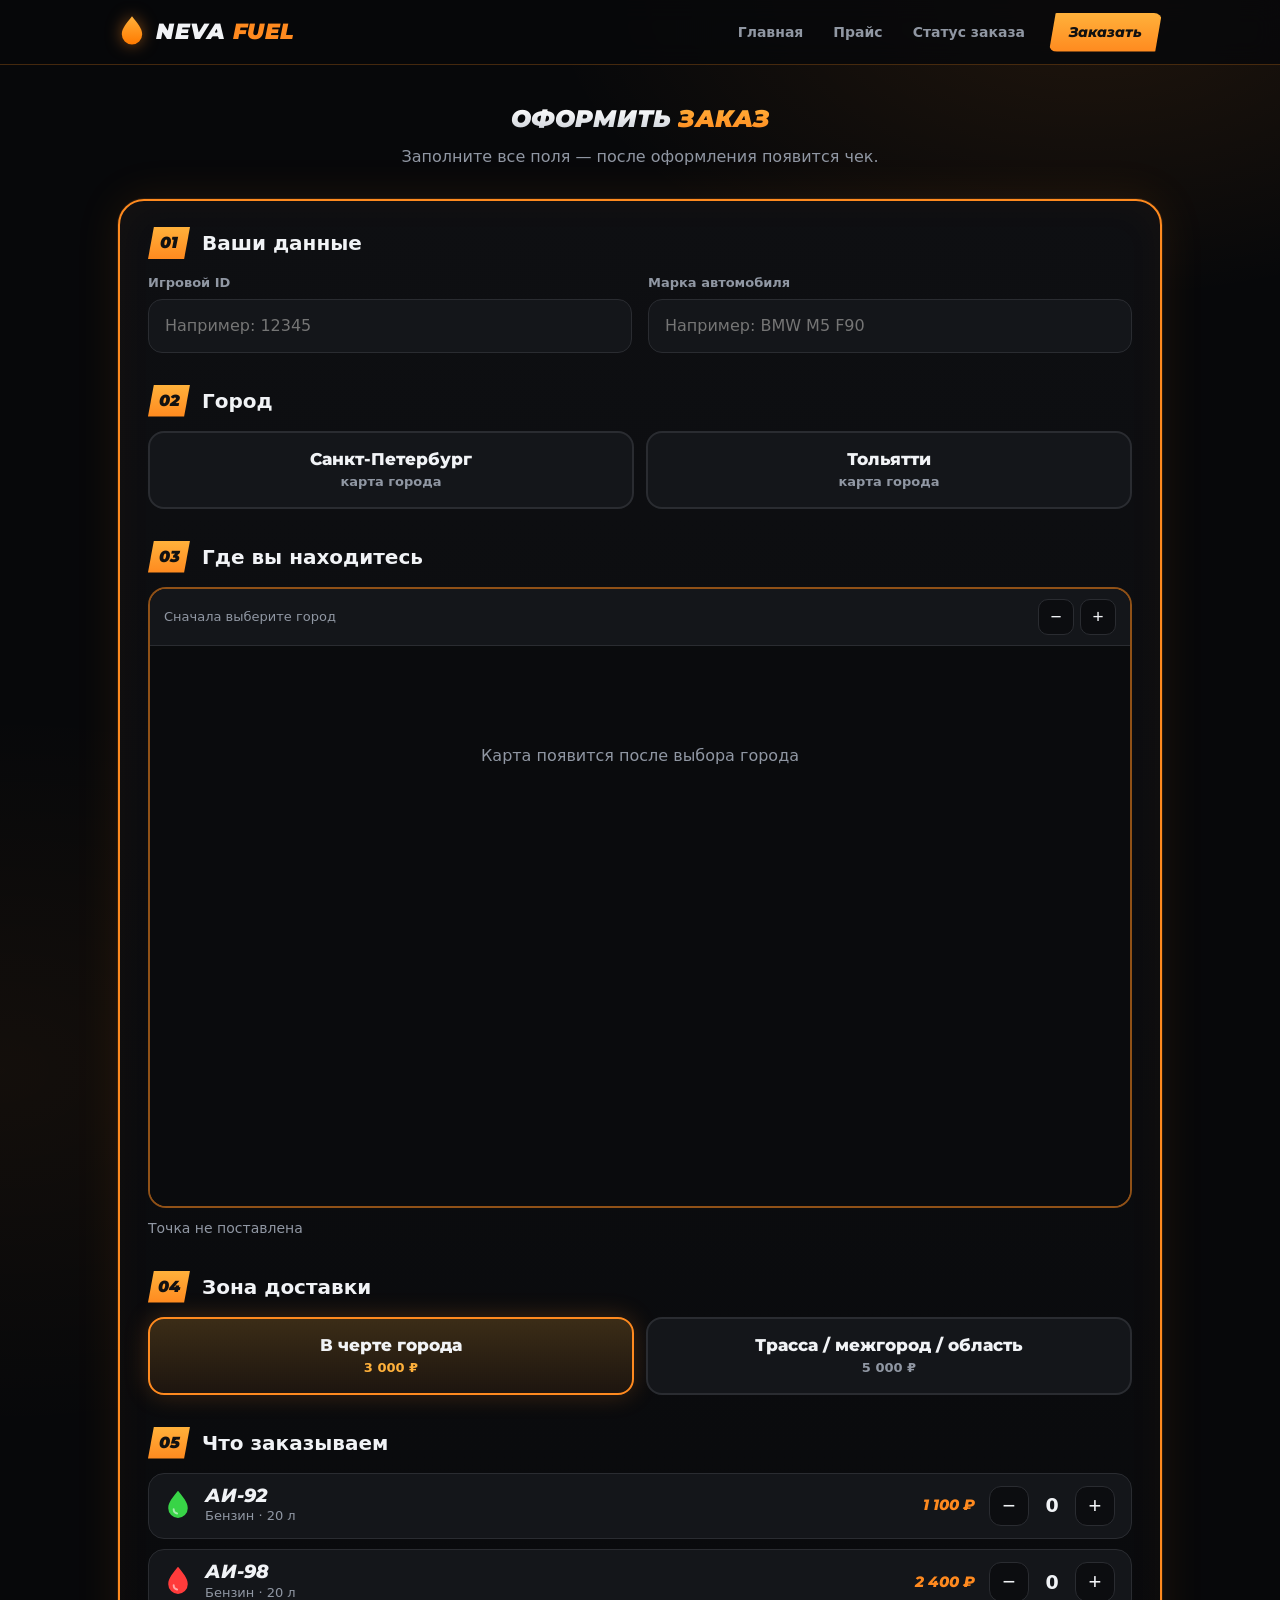
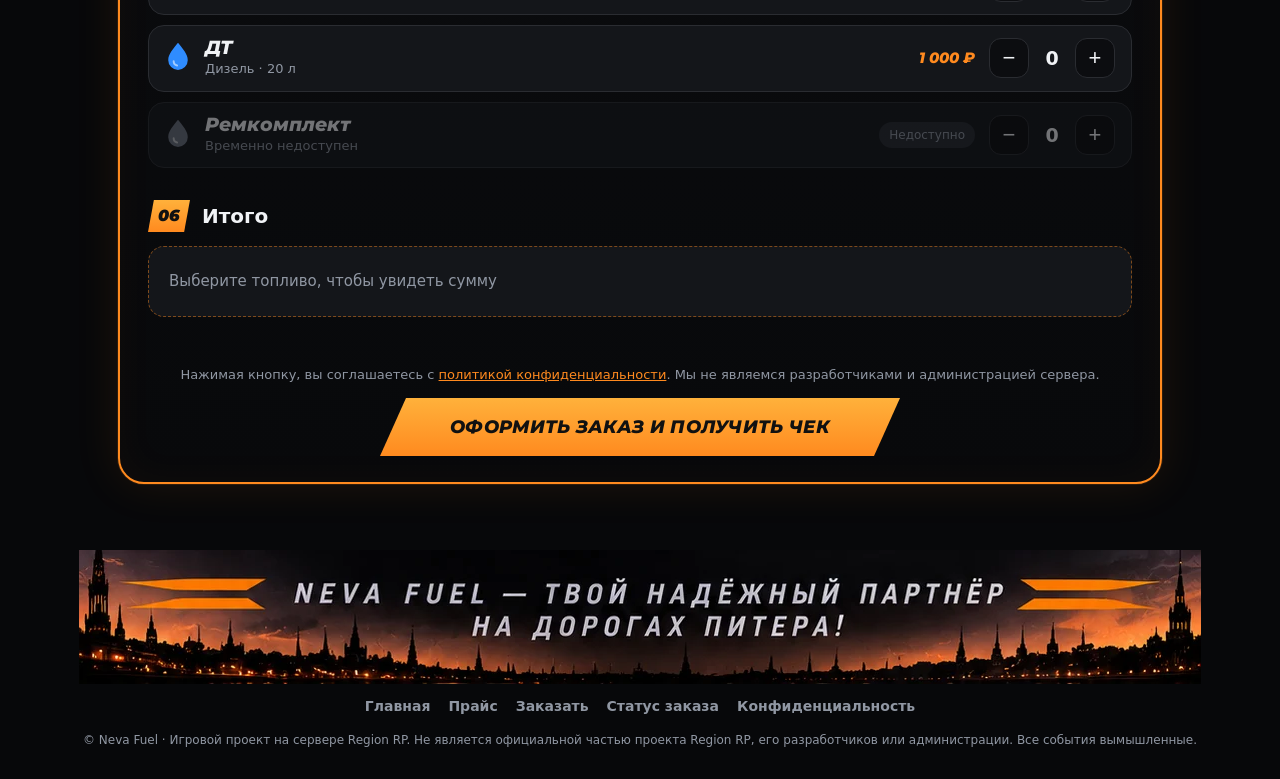
<file: order.html>
<!doctype html>
<html lang="ru">
<head>
<meta charset="utf-8">
<meta name="viewport" content="width=device-width, initial-scale=1">
<title>Заказать топливо — Neva Fuel</title>
<link rel="preconnect" href="https://fonts.googleapis.com">
<link rel="stylesheet" href="https://fonts.googleapis.com/css2?family=Montserrat:ital,wght@0,500;0,700;0,800;1,700;1,800;1,900&display=swap">
<link rel="stylesheet" href="style.css">
</head>
<body data-page="order">
<!-- иконки -->
<svg width="0" height="0" style="position:absolute" aria-hidden="true">
  <defs>
    <symbol id="i-drop" viewBox="0 0 24 30"><path d="M12 1c4.6 6 9 10.4 9 16a9 9 0 0 1-18 0C3 11.4 7.4 7 12 1z"/><path d="M8 18a4 4 0 0 0 3.2 3.9" fill="none" stroke="rgba(255,255,255,.55)" stroke-width="1.8" stroke-linecap="round"/></symbol>
    <symbol id="i-pin" viewBox="0 0 24 24"><path d="M12 1.5a7.5 7.5 0 0 0-7.5 7.5c0 5.6 7.5 13.5 7.5 13.5S19.5 14.600 19.500 9A7.500 7.500 0 0 0 12 1.500zm0 10.200a2.700 2.700 0 1 1 0-5.400 2.700 2.700 0 0 1 0 5.400z"/></symbol>
    <symbol id="i-road" viewBox="0 0 24 24"><path fill-rule="evenodd" d="M8.500 2h7L21.500 22h-19L8.500 2zM11.200 4v3.800h1.600V4zM10.900 10.800v3.800h2.200v-3.800zM10.500 17.600V21h3v-3.400z"/></symbol>
    <symbol id="i-truck" viewBox="0 0 64 48"><path d="M16 6h30v26H16zM46 14h9l8 9v9H46z" opacity=".95"/><circle cx="26" cy="36" r="6.500"/><circle cx="53" cy="36" r="6.500"/><path d="M1 12h11M4 19h9M1 26h11" stroke="#ff8a1f" stroke-width="3.500" stroke-linecap="round" fill="none"/></symbol>
    <symbol id="i-pump" viewBox="0 0 64 64"><path d="M8 6h30a3 3 0 0 1 3 3v47H5V9a3 3 0 0 1 3-3zm5 7v14h23V13z"/><path d="M41 22h5l9 8v18a4 4 0 0 1-8 0V36h-6" fill="none" stroke="currentColor" stroke-width="5" stroke-linejoin="round" stroke-linecap="round"/><rect x="2" y="56" width="42" height="5" rx="2"/></symbol>
    <symbol id="i-tools" viewBox="0 0 64 64"><path d="M14 52 38 28" stroke="currentColor" stroke-width="8" stroke-linecap="round" fill="none"/><path d="M42 8a14 14 0 1 0 14 14 14 14 0 0 0-1.500-6.300l-7 7-6-1-1-6 7-7A14 14 0 0 0 42 8z"/><path d="M50 56 26 32" stroke="currentColor" stroke-width="6" stroke-linecap="round" fill="none"/><path d="M12 8l8 3 4 8-5 3-8-4z"/></symbol>
  </defs>
</svg>

<header class="top">
  <div class="wrap">
    <a class="logo" href="index.html" aria-label="Neva Fuel — на главную">
      <svg viewBox="0 0 24 30"><defs><linearGradient id="lg" x1="0" y1="0" x2="0" y2="1"><stop offset="0" stop-color="#ffb13b"/><stop offset="1" stop-color="#ff7a00"/></linearGradient></defs><path d="M12 1c4.6 6 9 10.4 9 16a9 9 0 0 1-18 0C3 11.4 7.4 7 12 1z" fill="url(#lg)"/></svg>
      <b>NEVA <span>FUEL</span></b>
    </a>
    <button class="burger" id="burger" type="button" aria-label="Меню" aria-expanded="false"><span></span><span></span><span></span></button>
    <nav id="nav">
      <a href="index.html" data-p="index">Главная</a>
      <a href="prices.html" data-p="prices">Прайс</a>
      <a href="track.html" data-p="track">Статус заказа</a>
      <a class="cta" href="order.html" data-p="order">Заказать</a>
    </nav>
  </div>
</header>

<main>
<section id="order" class="page-top">
  <div class="wrap">
    <div class="sec-h rv"><h1 class="it"><span class="grad">Оформить</span> <span class="org">заказ</span></h1><p>Заполните все поля — после оформления появится чек.</p></div>

    <form class="panel rv" id="form" autocomplete="off" novalidate>
      <div class="blk">
        <h3><b>01</b> Ваши данные</h3>
        <div class="grid2">
          <div><label class="f" for="nick">Игровой ID</label><input type="text" id="nick" placeholder="Например: 12345" inputmode="numeric" pattern="[0-9]*" maxlength="10" autocomplete="off"></div>
          <div><label class="f" for="car">Марка автомобиля</label><input type="text" id="car" placeholder="Например: BMW M5 F90"></div>
        </div>
      </div>

      <div class="blk">
        <h3><b>02</b> Город</h3>
        <div class="choice" id="cityChoice">
          <button type="button" class="opt" data-city="spb" aria-pressed="false">Санкт-Петербург<small>карта города</small></button>
          <button type="button" class="opt" data-city="tlt" aria-pressed="false">Тольятти<small>карта города</small></button>
        </div>
      </div>

      <div class="blk">
        <h3><b>03</b> Где вы находитесь</h3>
        <div class="mapbox">
          <div class="maptool">
            <span id="mapHint">Сначала выберите город</span>
            <span class="z"><button type="button" id="zm" aria-label="Уменьшить">−</button><button type="button" id="zp" aria-label="Приблизить">+</button></span>
          </div>
          <div class="mapscroll" id="mapScroll">
            <div class="mapempty" id="mapEmpty">Карта появится после выбора города</div>
            <div class="mapinner" id="mapInner" style="display:none">
              <img id="mapImg" alt="Карта города">
              <div class="pin" id="pin"><svg viewBox="0 0 24 24"><path d="M12 0C7 0 3 4 3 9c0 6.800 9 15 9 15s9-8.200 9-15c0-5-4-9-9-9z" fill="#ff8a1f" stroke="#fff" stroke-width="1.200"/><circle cx="12" cy="9" r="3.400" fill="#fff"/></svg></div>
            </div>
          </div>
        </div>
        <div class="coords" id="coords">Точка не поставлена</div>
      </div>

      <div class="blk">
        <h3><b>04</b> Зона доставки</h3>
        <div class="choice" id="zoneChoice">
          <button type="button" class="opt" data-zone="city" aria-pressed="true">В черте города<small>3 000 ₽</small></button>
          <button type="button" class="opt" data-zone="out" aria-pressed="false">Трасса / межгород / область<small>5 000 ₽</small></button>
        </div>
      </div>

      <div class="blk">
        <h3><b>05</b> Что заказываем</h3>
        <div class="items" id="items"></div>
      </div>

      <div class="blk" style="margin-bottom:10px">
        <h3><b>06</b> Итого</h3>
        <div class="summary" id="sum"></div>
      </div>

      <div class="err" id="err"></div>
      <p class="consent">Нажимая кнопку, вы соглашаетесь с <a href="privacy.html">политикой конфиденциальности</a>. Мы не являемся разработчиками и администрацией сервера.</p>
      <div class="send"><button class="btn" type="submit">Оформить заказ и получить чек</button></div>
    </form>
  </div>
</section>
<section id="receiptWrap">
  <div class="wrap">
    <div class="sec-h"><h2 class="it"><span class="grad">Ваш</span> <span class="org">чек</span></h2><p>Сделайте скриншот чека и отправьте его нам — так мы точно ничего не потеряем.</p></div>
    <div class="receipt" id="receipt"></div>
    <div class="r-actions">
      <button class="btn ghost" id="copyBtn" type="button">Скопировать текст чека</button>
      <button class="btn ghost" id="newBtn" type="button">Новый заказ</button>
    </div>
  </div>
</section>
</main>

<footer>
  <div class="foot-img" role="img" aria-label="Neva Fuel — твой надёжный партнёр на дорогах Питера!"></div>
  <div class="foot-nav"><a href="index.html">Главная</a><a href="prices.html">Прайс</a><a href="order.html">Заказать</a><a href="track.html">Статус заказа</a><a href="privacy.html">Конфиденциальность</a></div>
  <div class="copy">© Neva Fuel · Игровой проект на сервере Region RP. Не является официальной частью проекта Region RP, его разработчиков или администрации. Все события вымышленные.</div>
</footer>

<script src="config.js"></script>
<script src="track.js"></script>
<script src="site.js"></script>
<script>

/* ===== НАСТРОЙКИ ===== */
const CONFIG = {
  // Куда клиент отправляет скриншот — впишите свой Discord / Telegram / номер в игре
  contact: NF_CONTACT,
  // Ссылка вебхука Discord. Пока пусто — заказы в Discord не отправляются.
  webhook: NF_WEBHOOK,
  maps: {
    spb: { name: "Санкт-Петербург", src: "[data-uri]" },
    tlt: { name: "Тольятти",        src: "[data-uri]" }
  },
  fuel: [
    { id:"ai92",  name:"АИ-92",       desc:"Бензин · 20 л", price:1100, color:"#38d447" },
    { id:"ai98",  name:"АИ-98",       desc:"Бензин · 20 л", price:2400, color:"#ff3b3b" },
    { id:"dt",    name:"ДТ",          desc:"Дизель · 20 л", price:1000, color:"#2f8cff" },
    { id:"repair",name:"Ремкомплект", desc:"Временно недоступен", price:0, color:"#6b7280", off:true }
  ],
  delivery: { city:{label:"В черте города", price:3000}, out:{label:"Трасса / межгород / область", price:5000} }
};
/* ===================== */

const $ = s => document.querySelector(s);
const fmt = n => n.toLocaleString("ru-RU").replace(/ /g," ") + " ₽";
const qty = {}; CONFIG.fuel.forEach(f => qty[f.id] = 0);
let city = null, zone = "city", point = null, zoom = 1;

/* предзагрузка карт (чтобы чек мог их нарисовать) */
const mapImgs = {};
Object.keys(CONFIG.maps).forEach(k => { const im = new Image(); im.src = CONFIG.maps[k].src; mapImgs[k] = im; });

/* ID — только цифры */
$("#nick").addEventListener("input", e => { const v = e.target.value.replace(/\D+/g, ""); if (v !== e.target.value) e.target.value = v; });

/* --- переключатели --- */
function bindChoice(rootSel, attr, onPick){
  const btns = document.querySelectorAll(rootSel + " .opt");
  btns.forEach(b => b.addEventListener("click", () => {
    btns.forEach(x => x.setAttribute("aria-pressed", x === b ? "true" : "false"));
    onPick(b.dataset[attr]);
  }));
}
bindChoice("#cityChoice", "city", setCity);
bindChoice("#zoneChoice", "zone", z => { zone = z; renderSum(); });

/* --- товары --- */
const itemsEl = $("#items");
CONFIG.fuel.forEach(f => {
  const d = document.createElement("div");
  d.className = "item" + (f.off ? " off" : "");
  d.id = "it_" + f.id;
  d.innerHTML = `
    <svg class="dr" viewBox="0 0 24 30" style="fill:${f.color}"><use href="#i-drop"/></svg>
    <div class="mid"><div class="nm">${f.name}</div><div class="ds">${f.desc}</div></div>
    ${f.off ? '<span class="pill">Недоступно</span>' : `<span class="pr">${fmt(f.price)}</span>`}
    <div class="qty">
      <button type="button" data-d="-1" ${f.off ? "disabled" : ""}>−</button>
      <output id="q_${f.id}">0</output>
      <button type="button" data-d="1" ${f.off ? "disabled" : ""}>+</button>
    </div>`;
  if (!f.off) d.querySelectorAll("button").forEach(b => b.onclick = () => {
    qty[f.id] = Math.max(0, Math.min(20, qty[f.id] + +b.dataset.d));
    $("#q_" + f.id).textContent = qty[f.id];
    d.classList.toggle("active", qty[f.id] > 0);
    renderSum();
  });
  itemsEl.appendChild(d);
});

/* --- сумма --- */
function calc(){
  const lines = CONFIG.fuel.filter(f => !f.off && qty[f.id] > 0).map(f => ({ name:f.name, q:qty[f.id], liters:qty[f.id]*20, sum:qty[f.id]*f.price }));
  const fuelSum = lines.reduce((a,l) => a + l.sum, 0);
  const del = CONFIG.delivery[zone];
  return { lines, fuelSum, del, total: fuelSum + (lines.length ? del.price : 0) };
}
function renderSum(){
  const c = calc();
  let h = "";
  if (!c.lines.length) h = '<div class="row"><span style="color:var(--muted)">Выберите топливо, чтобы увидеть сумму</span></div>';
  else {
    c.lines.forEach(l => h += `<div class="row"><span>${l.name} × ${l.q} (${l.liters} л)</span><span>${fmt(l.sum)}</span></div>`);
    h += `<div class="row"><span>Доставка · ${c.del.label}</span><span>${fmt(c.del.price)}</span></div>`;
    h += `<div class="row t"><span>К оплате</span><span>${fmt(c.total)}</span></div>`;
  }
  $("#sum").innerHTML = h;
}
renderSum();

/* --- карта --- */
function setCity(key){
  city = key; point = null; zoom = 1;
  $("#pin").style.display = "none";
  const co = $("#coords"); co.textContent = "Точка не поставлена"; co.className = "coords";
  $("#mapEmpty").style.display = "none";
  $("#mapHint").textContent = "Нажмите на карту там, где вы находитесь";
  $("#mapInner").style.display = "block";
  $("#mapInner").style.width = "100%";
  $("#mapImg").src = CONFIG.maps[key].src;
  $("#mapScroll").scrollTo(0, 0);
}
function placePoint(clientX, clientY){
  const im = $("#mapImg"), r = im.getBoundingClientRect();
  const x = (clientX - r.left) / r.width, y = (clientY - r.top) / r.height;
  if (x < 0 || x > 1 || y < 0 || y > 1) return;
  point = { x, y };
  const pin = $("#pin"); pin.style.display = "none"; void pin.offsetWidth; pin.style.display = "block";
  pin.style.left = (x * 100) + "%"; pin.style.top = (y * 100) + "%";
  const co = $("#coords"); co.textContent = "✓ Точка поставлена. Хотите поменять — просто нажмите в другом месте."; co.className = "coords ok";
}
/* клик + перетаскивание карты */
(function(){
  const sc = $("#mapScroll"); let down = null, moved = false;
  sc.addEventListener("pointerdown", e => { if (e.pointerType === "touch") return; down = { x:e.clientX, y:e.clientY, sl:sc.scrollLeft, st:sc.scrollTop }; moved = false; });
  window.addEventListener("pointermove", e => {
    if (!down) return;
    const dx = e.clientX - down.x, dy = e.clientY - down.y;
    if (Math.abs(dx) + Math.abs(dy) > 6) moved = true;
    if (moved){ sc.scrollLeft = down.sl - dx; sc.scrollTop = down.st - dy; sc.style.cursor = "grabbing"; }
  });
  window.addEventListener("pointerup", () => { down = null; sc.style.cursor = ""; });
  $("#mapInner").addEventListener("click", e => { if (moved) { moved = false; return; } placePoint(e.clientX, e.clientY); });
})();
function setZoom(z){
  zoom = Math.max(1, Math.min(4, z));
  const sc = $("#mapScroll"), cx = (sc.scrollLeft + sc.clientWidth/2) / sc.scrollWidth, cy = (sc.scrollTop + sc.clientHeight/2) / sc.scrollHeight;
  $("#mapInner").style.width = (zoom * 100) + "%";
  sc.scrollLeft = cx * sc.scrollWidth - sc.clientWidth/2;
  sc.scrollTop = cy * sc.scrollHeight - sc.clientHeight/2;
}
$("#zp").onclick = () => setZoom(zoom + .5);
$("#zm").onclick = () => setZoom(zoom - .5);

/* --- заказ / чек --- */
let lastText = "";
$("#form").addEventListener("submit", e => {
  e.preventDefault();
  const nick = $("#nick").value.trim(), car = $("#car").value.trim(), c = calc(), err = $("#err");
  err.textContent = "";
  if (!nick) return err.textContent = "Укажите игровой ID.";
  if (!/^\d+$/.test(nick)) return err.textContent = "Игровой ID — это только цифры.";
  if (!car)  return err.textContent = "Укажите марку автомобиля.";
  if (!city) return err.textContent = "Выберите город.";
  if (!point) return err.textContent = "Поставьте точку на карте — нажмите туда, где вы находитесь.";
  if (!c.lines.length) return err.textContent = "Выберите хотя бы одну позицию.";

  const id = "NF-" + String(Math.floor(Math.random()*90000) + 10000);
  const now = new Date().toLocaleString("ru-RU", { day:"2-digit", month:"2-digit", year:"numeric", hour:"2-digit", minute:"2-digit" });
  const cityName = CONFIG.maps[city].name;
  const esc = s => s.replace(/[&<>"]/g, ch => ({"&":"&amp;","<":"&lt;",">":"&gt;",'"':"&quot;"}[ch]));
  const px = (point.x*100).toFixed(1), py = (point.y*100).toFixed(1);

  $("#receipt").innerHTML = `
    <div class="r-head"><h3>NEVA <b>FUEL</b></h3><small>Доставка топлива · Region RP</small><div class="r-id">ЗАКАЗ № ${id}</div><small>${now}</small></div>
    <div class="r-sec"><div class="r-title">КЛИЕНТ</div>
      <div class="rr"><span>ID</span><span>${esc(nick)}</span></div>
      <div class="rr"><span>Авто</span><span>${esc(car)}</span></div></div>
    <div class="r-sec"><div class="r-title">МЕСТОНАХОЖДЕНИЕ</div>
      <div class="rr"><span>Город</span><span>${cityName}</span></div>
      <div class="rr"><span>Метка</span><span>X ${px} · Y ${py}</span></div>
      <canvas id="rmapZoom" width="900" height="520"></canvas>
      <canvas id="rmapAll" width="900" height="540"></canvas></div>
    <div class="r-sec"><div class="r-title">ПОЗИЦИИ</div>
      ${c.lines.map(l => `<div class="rr"><span>${l.name} × ${l.q} (${l.liters} л)</span><span>${fmt(l.sum)}</span></div>`).join("")}
      <div class="rr"><span>Доставка: ${c.del.label}</span><span>${fmt(c.del.price)}</span></div></div>
    <div class="r-total"><span>ИТОГО</span><span>${fmt(c.total)}</span></div>
    <div class="r-status" id="rStatus"></div>
    <div class="r-sec r-track" id="rTrack" style="border-bottom:0"></div>
    <div class="r-note"><b>Сделайте скриншот этого чека</b> и отправьте нам: ${esc(CONFIG.contact)}</div>`;

  lastText = [`NEVA FUEL — заказ ${id}`, now, `ID: ${nick}`, `Авто: ${car}`, `Город: ${cityName}`,
    `Метка на карте: X ${px} / Y ${py}`,
    ...c.lines.map(l => `${l.name} × ${l.q} (${l.liters} л) — ${fmt(l.sum)}`),
    `Доставка (${c.del.label}) — ${fmt(c.del.price)}`, `ИТОГО: ${fmt(c.total)}`].join("\n");

  drawPin($("#rmapZoom"), true);
  drawPin($("#rmapAll"), false);
  sendToDiscord({ id, now, nick, car, cityName, zoneLabel: c.del.label, c, px, py });
  $("#receiptWrap").style.display = "block";
  setTimeout(() => $("#receiptWrap").scrollIntoView({ behavior:"smooth" }), 50);
});

/* --- автоотправка заказа в Discord --- */
let sending = false;
async function sendToDiscord(o){
  const st = $("#rStatus"), btn = document.querySelector("#form button[type=submit]");
  if (!CONFIG.webhook) return;            // вебхук не задан — работаем как раньше
  if (sending) return;
  sending = true; btn.disabled = true;
  st.className = "r-status wait"; st.textContent = "Отправляем заказ…";
  try {
    const toBlob = cv => new Promise(res => cv.toBlob(res, "image/png"));
    const [zoomPng, allPng] = await Promise.all([toBlob($("#rmapZoom")), toBlob($("#rmapAll"))]);
    const cut = (s, n) => s.length > n ? s.slice(0, n - 1) + "…" : s;
    const items = o.c.lines.map(l => `${l.name} × ${l.q} (${l.liters} л) — ${fmt(l.sum)}`).join("\n");
    const payload = {
      username: "Neva Fuel · заказы",
      allowed_mentions: { parse: [] },
      embeds: [{
        title: `🛢 Новый заказ № ${o.id}`,
        color: 0xF5C542,
        description: `**К оплате: ${fmt(o.c.total)}**`,
        fields: [
          { name: "Статус",  value: "🟡 На рассмотрении" },
          { name: "ID",      value: cut(o.nick, 200) || "—", inline: true },
          { name: "Авто",    value: cut(o.car, 200) || "—",  inline: true },
          { name: "Город",   value: o.cityName, inline: true },
          { name: "Позиции", value: cut(items, 1000) },
          { name: "Доставка", value: `${o.zoneLabel} — ${fmt(o.c.del.price)}`, inline: true },
          { name: "Метка",   value: `X ${o.px} · Y ${o.py}`, inline: true }
        ],
        footer: { text: o.now }
      }]
    };
    const fd = new FormData();
    fd.append("payload_json", JSON.stringify(payload));
    fd.append("files[0]", zoomPng, "zoom.png");
    fd.append("files[1]", allPng, "all.png");
    const r = await fetch(CONFIG.webhook + (CONFIG.webhook.includes("?") ? "&" : "?") + "wait=true", { method: "POST", body: fd });
    if (!r.ok) { let d = ""; try { d = (await r.json()).message || ""; } catch (_) {} throw new Error("HTTP " + r.status + (d ? ": " + d : "")); }
    st.className = "r-status ok"; st.textContent = "✓ Заказ отправлен нам. Статус заявки — ниже.";
    let code = null;
    try { const m = await r.json(); code = m && m.id; } catch (_) {}
    if (code && window.NFTrack) {
      showTrack(code, 0);
      NFTrack.addCode(code).catch(e => console.warn("Код не добавлен в сообщение:", e));
      startPoll(code);
    }
  } catch (e) {
    console.error("Discord webhook:", e);
    st.className = "r-status bad"; st.textContent = "Не удалось отправить автоматически (" + (e && e.message ? e.message : "ошибка сети") + ") — просто пришлите скриншот чека вручную.";
  } finally { sending = false; btn.disabled = false; }
}

/* --- статус заявки на чеке --- */
let pollTimer = null;
function showTrack(code, idx){
  const box = $("#rTrack"); if (!box) return;
  const s = NFTrack.STATUSES[idx];
  box.innerHTML = `<div class="r-title">СТАТУС ЗАЯВКИ</div>
    <div class="r-badge ${s.key}">${s.emoji} ${s.label}</div>
    ${NFTrack.stepper(idx)}
    <div class="rr"><span>Код отслеживания</span><span>${code}</span></div>
    <div class="r-tlink"><a href="${NFTrack.trackUrl(code)}" target="_blank" rel="noopener">Следить за заказом →</a></div>`;
}
function startPoll(code){
  clearInterval(pollTimer);
  pollTimer = setInterval(async () => {
    if (!$("#rTrack")) return clearInterval(pollTimer);
    try { const s = await NFTrack.get(code); showTrack(code, s.idx); if (s.idx >= 2) clearInterval(pollTimer); } catch (_) {}
  }, 15000);
}

/* рисуем карту с меткой: zoomed=true — крупный фрагмент вокруг точки, false — вся карта */
function drawPin(cv, zoomed){
  const im = mapImgs[city], ctx = cv.getContext("2d");
  ctx.fillStyle = "#0c0f12"; ctx.fillRect(0, 0, cv.width, cv.height);
  const W = im.naturalWidth, H = im.naturalHeight;
  let sx = 0, sy = 0, sw = W, sh = H, dx = 0, dy = 0, dw = cv.width, dh = cv.height;
  if (zoomed){
    sw = Math.min(W, W * .28); sh = sw * (cv.height / cv.width);
    sx = Math.max(0, Math.min(W - sw, point.x * W - sw/2));
    sy = Math.max(0, Math.min(H - sh, point.y * H - sh/2));
  } else {
    cv.height = Math.round(cv.width * H / W); dh = cv.height;
  }
  ctx.drawImage(im, sx, sy, sw, sh, dx, dy, dw, dh);
  const X = (point.x * W - sx) / sw * dw, Y = (point.y * H - sy) / sh * dh;
  const k = zoomed ? 1 : .8;
  ctx.beginPath(); ctx.arc(X, Y, 44*k, 0, 7); ctx.fillStyle = "rgba(255,122,26,.28)"; ctx.fill();
  ctx.beginPath(); ctx.arc(X, Y, 16*k, 0, 7); ctx.fillStyle = "#ff7a1a"; ctx.fill();
  ctx.lineWidth = 5*k; ctx.strokeStyle = "#fff"; ctx.stroke();
  ctx.beginPath(); ctx.arc(X, Y, 5*k, 0, 7); ctx.fillStyle = "#fff"; ctx.fill();
  ctx.font = "bold 22px 'Courier New',monospace"; ctx.fillStyle = "#fff"; ctx.strokeStyle = "#000"; ctx.lineWidth = 5;
  const label = "ВЫ ЗДЕСЬ";
  const tx = Math.max(10, Math.min(cv.width - 140, X + 26*k)), ty = Math.max(30, Math.min(cv.height - 12, Y - 26*k));
  ctx.strokeText(label, tx, ty); ctx.fillText(label, tx, ty);
}

$("#copyBtn").onclick = async () => {
  try { await navigator.clipboard.writeText(lastText); $("#copyBtn").textContent = "Скопировано ✓"; }
  catch { $("#copyBtn").textContent = "Не удалось скопировать"; }
  setTimeout(() => $("#copyBtn").textContent = "Скопировать текст чека", 2000);
};
$("#newBtn").onclick = () => {
  clearInterval(pollTimer);
  $("#receiptWrap").style.display = "none";
  Object.keys(qty).forEach(k => { qty[k] = 0; const o = $("#q_" + k); if (o) o.textContent = 0; $("#it_" + k).classList.remove("active"); });
  $("#nick").value = ""; $("#car").value = "";
  point = null; $("#pin").style.display = "none";
  const co = $("#coords"); co.textContent = "Точка не поставлена"; co.className = "coords";
  renderSum(); $("#order").scrollIntoView({ behavior:"smooth" });
};
</script>
</body>
</html>
</file>
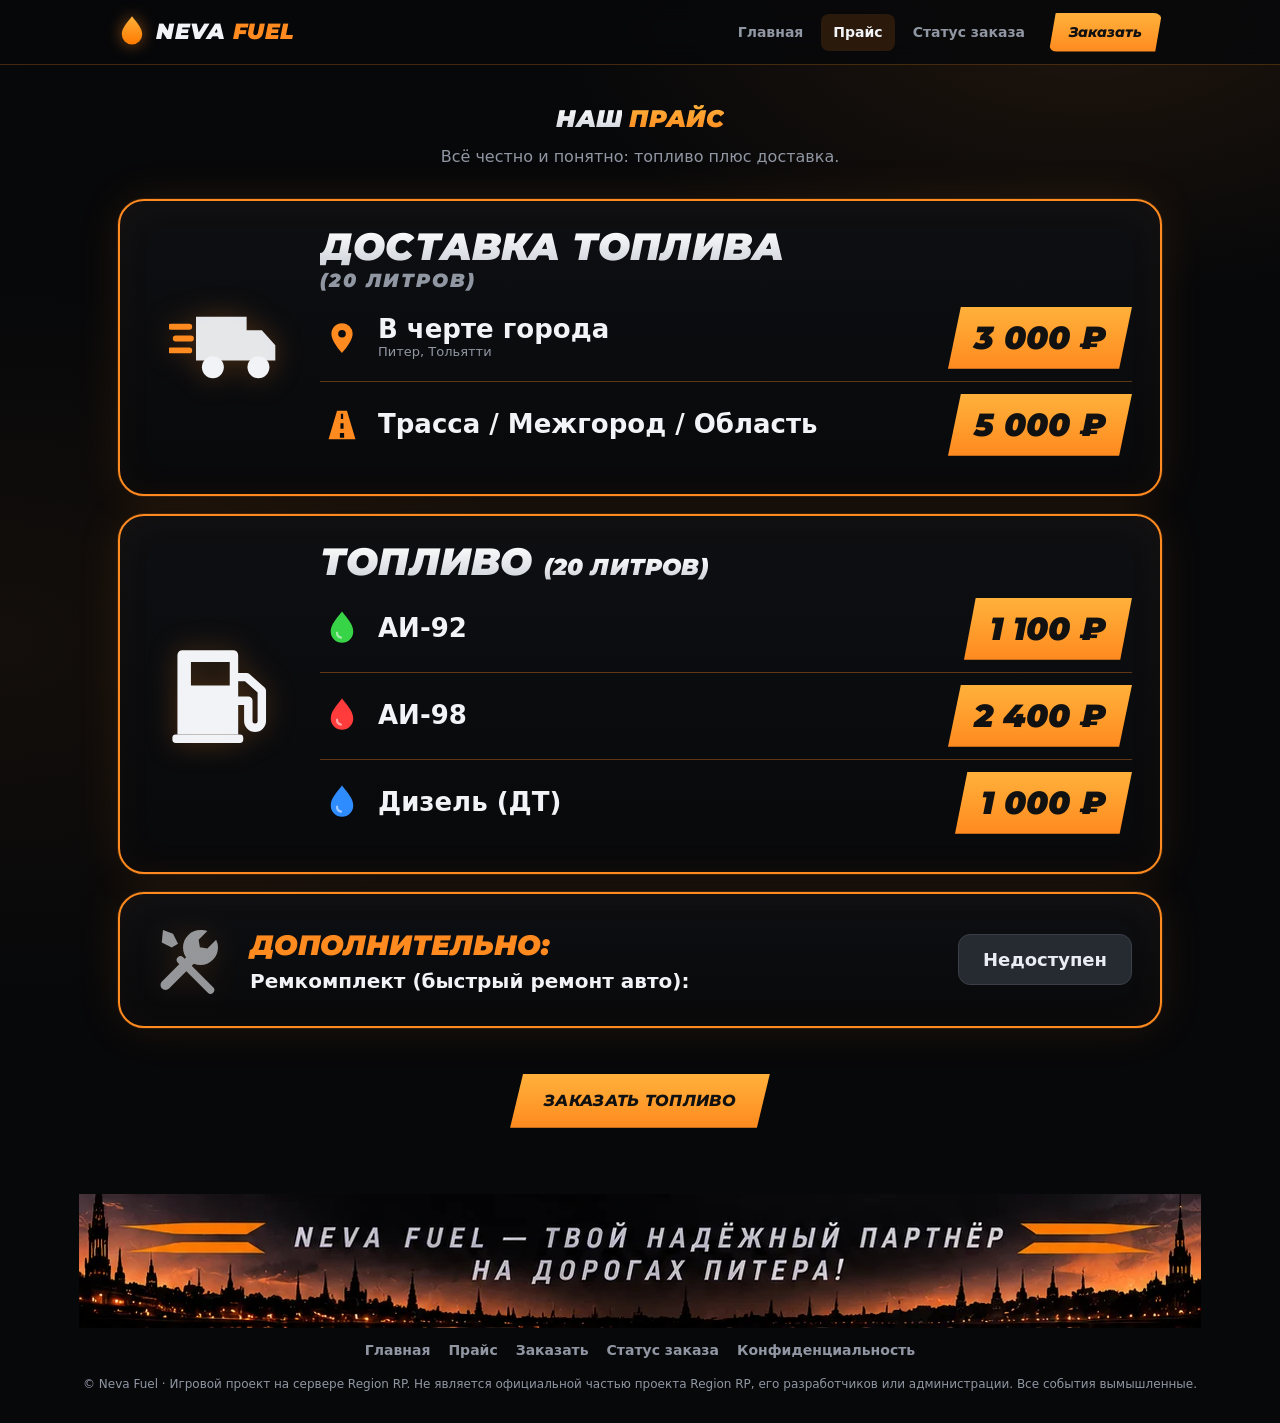
<file: prices.html>
<!doctype html>
<html lang="ru">
<head>
<meta charset="utf-8">
<meta name="viewport" content="width=device-width, initial-scale=1">
<title>Прайс — Neva Fuel</title>
<link rel="preconnect" href="https://fonts.googleapis.com">
<link rel="stylesheet" href="https://fonts.googleapis.com/css2?family=Montserrat:ital,wght@0,500;0,700;0,800;1,700;1,800;1,900&display=swap">
<link rel="stylesheet" href="style.css">
</head>
<body data-page="prices">
<!-- иконки -->
<svg width="0" height="0" style="position:absolute" aria-hidden="true">
  <defs>
    <symbol id="i-drop" viewBox="0 0 24 30"><path d="M12 1c4.6 6 9 10.4 9 16a9 9 0 0 1-18 0C3 11.4 7.4 7 12 1z"/><path d="M8 18a4 4 0 0 0 3.2 3.9" fill="none" stroke="rgba(255,255,255,.55)" stroke-width="1.8" stroke-linecap="round"/></symbol>
    <symbol id="i-pin" viewBox="0 0 24 24"><path d="M12 1.5a7.5 7.5 0 0 0-7.5 7.5c0 5.6 7.5 13.5 7.5 13.5S19.5 14.600 19.500 9A7.500 7.500 0 0 0 12 1.500zm0 10.200a2.700 2.700 0 1 1 0-5.400 2.700 2.700 0 0 1 0 5.400z"/></symbol>
    <symbol id="i-road" viewBox="0 0 24 24"><path fill-rule="evenodd" d="M8.500 2h7L21.500 22h-19L8.500 2zM11.200 4v3.800h1.600V4zM10.900 10.800v3.800h2.200v-3.800zM10.500 17.600V21h3v-3.400z"/></symbol>
    <symbol id="i-truck" viewBox="0 0 64 48"><path d="M16 6h30v26H16zM46 14h9l8 9v9H46z" opacity=".95"/><circle cx="26" cy="36" r="6.500"/><circle cx="53" cy="36" r="6.500"/><path d="M1 12h11M4 19h9M1 26h11" stroke="#ff8a1f" stroke-width="3.500" stroke-linecap="round" fill="none"/></symbol>
    <symbol id="i-pump" viewBox="0 0 64 64"><path d="M8 6h30a3 3 0 0 1 3 3v47H5V9a3 3 0 0 1 3-3zm5 7v14h23V13z"/><path d="M41 22h5l9 8v18a4 4 0 0 1-8 0V36h-6" fill="none" stroke="currentColor" stroke-width="5" stroke-linejoin="round" stroke-linecap="round"/><rect x="2" y="56" width="42" height="5" rx="2"/></symbol>
    <symbol id="i-tools" viewBox="0 0 64 64"><path d="M14 52 38 28" stroke="currentColor" stroke-width="8" stroke-linecap="round" fill="none"/><path d="M42 8a14 14 0 1 0 14 14 14 14 0 0 0-1.500-6.300l-7 7-6-1-1-6 7-7A14 14 0 0 0 42 8z"/><path d="M50 56 26 32" stroke="currentColor" stroke-width="6" stroke-linecap="round" fill="none"/><path d="M12 8l8 3 4 8-5 3-8-4z"/></symbol>
  </defs>
</svg>

<header class="top">
  <div class="wrap">
    <a class="logo" href="index.html" aria-label="Neva Fuel — на главную">
      <svg viewBox="0 0 24 30"><defs><linearGradient id="lg" x1="0" y1="0" x2="0" y2="1"><stop offset="0" stop-color="#ffb13b"/><stop offset="1" stop-color="#ff7a00"/></linearGradient></defs><path d="M12 1c4.6 6 9 10.4 9 16a9 9 0 0 1-18 0C3 11.4 7.4 7 12 1z" fill="url(#lg)"/></svg>
      <b>NEVA <span>FUEL</span></b>
    </a>
    <button class="burger" id="burger" type="button" aria-label="Меню" aria-expanded="false"><span></span><span></span><span></span></button>
    <nav id="nav">
      <a href="index.html" data-p="index">Главная</a>
      <a href="prices.html" data-p="prices">Прайс</a>
      <a href="track.html" data-p="track">Статус заказа</a>
      <a class="cta" href="order.html" data-p="order">Заказать</a>
    </nav>
  </div>
</header>

<main>
<section id="prices" class="page-top">
  <div class="wrap">
    <div class="sec-h rv"><h1 class="it"><span class="grad">Наш</span> <span class="org">прайс</span></h1><p>Всё честно и понятно: топливо плюс доставка.</p></div>

    <div class="panel rv">
      <div class="p-grid">
        <div class="p-ico"><svg viewBox="0 0 64 48"><use href="#i-truck"/></svg></div>
        <div>
          <h3 class="it p-title"><span class="grad">Доставка топлива</span><small>(20 литров)</small></h3>
          <div class="rowp"><div class="ic"><svg viewBox="0 0 24 24"><use href="#i-pin"/></svg></div><div class="nm">В черте города<small>Питер, Тольятти</small></div><div class="tag">3 000 ₽</div></div>
          <div class="rowp"><div class="ic"><svg viewBox="0 0 24 24"><use href="#i-road"/></svg></div><div class="nm">Трасса / Межгород / Область</div><div class="tag">5 000 ₽</div></div>
        </div>
      </div>
    </div>

    <div class="panel rv">
      <div class="p-grid">
        <div class="p-ico"><svg viewBox="0 0 64 64" style="color:#f1f3f6"><use href="#i-pump"/></svg></div>
        <div>
          <h3 class="it p-title"><span class="grad">Топливо</span> <span style="font-size:.6em" class="grad">(20 литров)</span></h3>
          <div class="rowp"><div class="ic"><svg class="drop" viewBox="0 0 24 30" style="fill:var(--green)"><use href="#i-drop"/></svg></div><div class="nm">АИ-92</div><div class="tag">1 100 ₽</div></div>
          <div class="rowp"><div class="ic"><svg class="drop" viewBox="0 0 24 30" style="fill:var(--red)"><use href="#i-drop"/></svg></div><div class="nm">АИ-98</div><div class="tag">2 400 ₽</div></div>
          <div class="rowp"><div class="ic"><svg class="drop" viewBox="0 0 24 30" style="fill:var(--blue)"><use href="#i-drop"/></svg></div><div class="nm">Дизель (ДТ)</div><div class="tag">1 000 ₽</div></div>
        </div>
      </div>
    </div>

    <div class="panel rv">
      <div class="extra off">
        <div class="p-ico"><svg viewBox="0 0 64 64" style="color:#f1f3f6"><use href="#i-tools"/></svg></div>
        <div><h3>Дополнительно:</h3><p>Ремкомплект (быстрый ремонт авто):</p></div>
        <div class="na">Недоступен</div>
      </div>
    </div>
  </div>
</section>
<section style="padding-top:0">
  <div class="wrap"><div class="center rv" style="margin-top:0"><a class="btn" href="order.html">Заказать топливо</a></div></div>
</section>
</main>

<footer>
  <div class="foot-img" role="img" aria-label="Neva Fuel — твой надёжный партнёр на дорогах Питера!"></div>
  <div class="foot-nav"><a href="index.html">Главная</a><a href="prices.html">Прайс</a><a href="order.html">Заказать</a><a href="track.html">Статус заказа</a><a href="privacy.html">Конфиденциальность</a></div>
  <div class="copy">© Neva Fuel · Игровой проект на сервере Region RP. Не является официальной частью проекта Region RP, его разработчиков или администрации. Все события вымышленные.</div>
</footer>

<script src="config.js"></script>
<script src="track.js"></script>
<script src="site.js"></script>
</body>
</html>
</file>
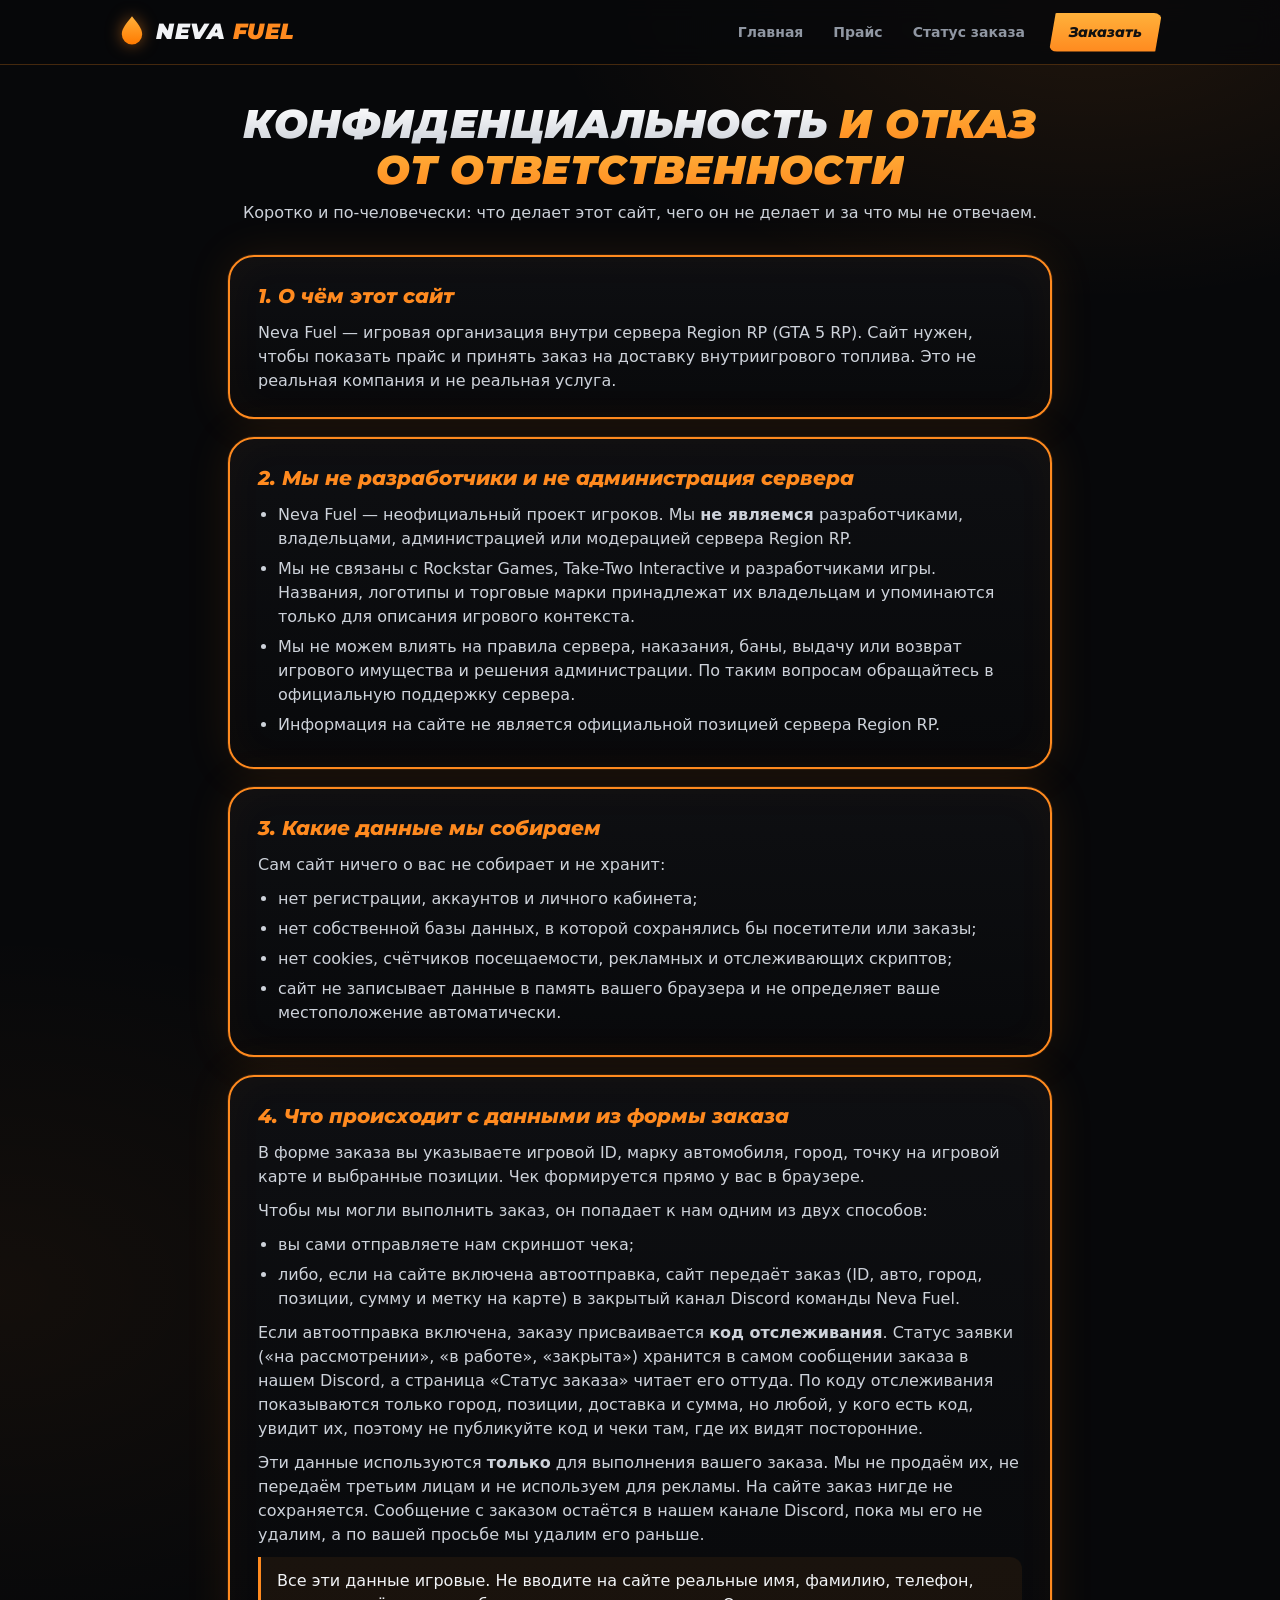
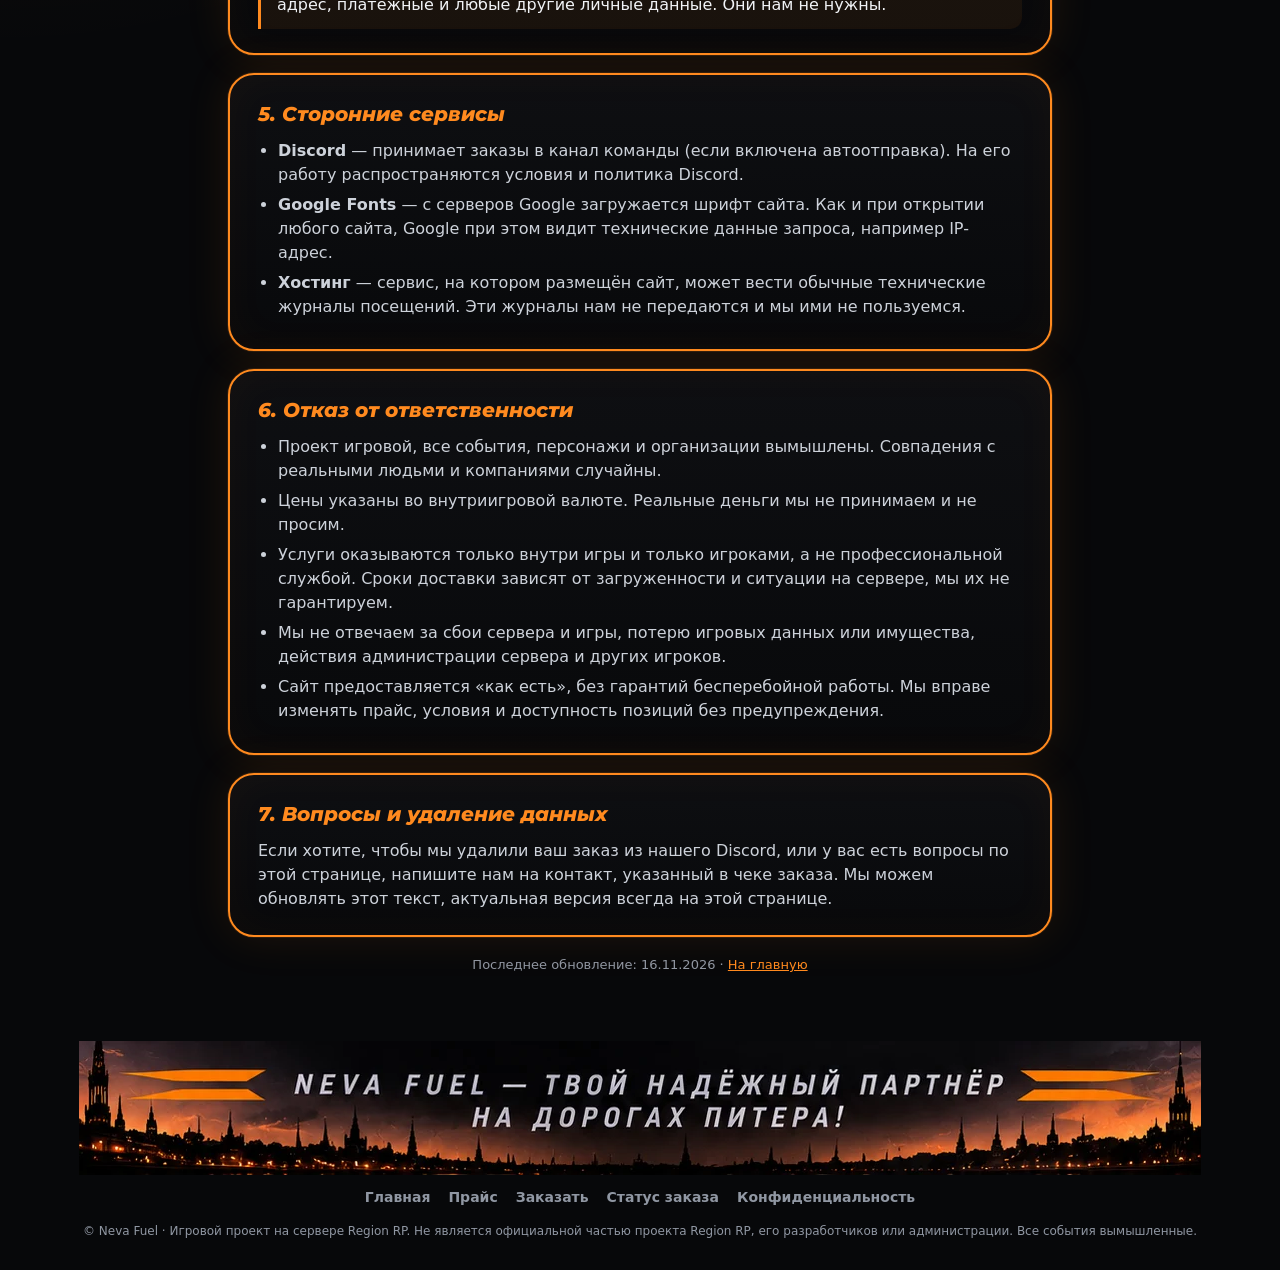
<file: privacy.html>
<!doctype html>
<html lang="ru">
<head>
<meta charset="utf-8">
<meta name="viewport" content="width=device-width, initial-scale=1">
<title>Политика конфиденциальности — Neva Fuel</title>
<link rel="preconnect" href="https://fonts.googleapis.com">
<link rel="stylesheet" href="https://fonts.googleapis.com/css2?family=Montserrat:ital,wght@0,500;0,700;0,800;1,700;1,800;1,900&display=swap">
<link rel="stylesheet" href="style.css">
</head>
<body data-page="privacy">
<!-- иконки -->
<svg width="0" height="0" style="position:absolute" aria-hidden="true">
  <defs>
    <symbol id="i-drop" viewBox="0 0 24 30"><path d="M12 1c4.6 6 9 10.4 9 16a9 9 0 0 1-18 0C3 11.4 7.4 7 12 1z"/><path d="M8 18a4 4 0 0 0 3.2 3.9" fill="none" stroke="rgba(255,255,255,.55)" stroke-width="1.8" stroke-linecap="round"/></symbol>
    <symbol id="i-pin" viewBox="0 0 24 24"><path d="M12 1.5a7.5 7.5 0 0 0-7.5 7.5c0 5.6 7.5 13.5 7.5 13.5S19.5 14.600 19.500 9A7.500 7.500 0 0 0 12 1.500zm0 10.200a2.700 2.700 0 1 1 0-5.400 2.700 2.700 0 0 1 0 5.400z"/></symbol>
    <symbol id="i-road" viewBox="0 0 24 24"><path fill-rule="evenodd" d="M8.500 2h7L21.500 22h-19L8.500 2zM11.200 4v3.800h1.600V4zM10.900 10.800v3.800h2.200v-3.800zM10.500 17.600V21h3v-3.400z"/></symbol>
    <symbol id="i-truck" viewBox="0 0 64 48"><path d="M16 6h30v26H16zM46 14h9l8 9v9H46z" opacity=".95"/><circle cx="26" cy="36" r="6.500"/><circle cx="53" cy="36" r="6.500"/><path d="M1 12h11M4 19h9M1 26h11" stroke="#ff8a1f" stroke-width="3.500" stroke-linecap="round" fill="none"/></symbol>
    <symbol id="i-pump" viewBox="0 0 64 64"><path d="M8 6h30a3 3 0 0 1 3 3v47H5V9a3 3 0 0 1 3-3zm5 7v14h23V13z"/><path d="M41 22h5l9 8v18a4 4 0 0 1-8 0V36h-6" fill="none" stroke="currentColor" stroke-width="5" stroke-linejoin="round" stroke-linecap="round"/><rect x="2" y="56" width="42" height="5" rx="2"/></symbol>
    <symbol id="i-tools" viewBox="0 0 64 64"><path d="M14 52 38 28" stroke="currentColor" stroke-width="8" stroke-linecap="round" fill="none"/><path d="M42 8a14 14 0 1 0 14 14 14 14 0 0 0-1.500-6.300l-7 7-6-1-1-6 7-7A14 14 0 0 0 42 8z"/><path d="M50 56 26 32" stroke="currentColor" stroke-width="6" stroke-linecap="round" fill="none"/><path d="M12 8l8 3 4 8-5 3-8-4z"/></symbol>
  </defs>
</svg>

<header class="top">
  <div class="wrap">
    <a class="logo" href="index.html" aria-label="Neva Fuel — на главную">
      <svg viewBox="0 0 24 30"><defs><linearGradient id="lg" x1="0" y1="0" x2="0" y2="1"><stop offset="0" stop-color="#ffb13b"/><stop offset="1" stop-color="#ff7a00"/></linearGradient></defs><path d="M12 1c4.6 6 9 10.4 9 16a9 9 0 0 1-18 0C3 11.4 7.4 7 12 1z" fill="url(#lg)"/></svg>
      <b>NEVA <span>FUEL</span></b>
    </a>
    <button class="burger" id="burger" type="button" aria-label="Меню" aria-expanded="false"><span></span><span></span><span></span></button>
    <nav id="nav">
      <a href="index.html" data-p="index">Главная</a>
      <a href="prices.html" data-p="prices">Прайс</a>
      <a href="track.html" data-p="track">Статус заказа</a>
      <a class="cta" href="order.html" data-p="order">Заказать</a>
    </nav>
  </div>
</header>

<main>
<section class="page-top">
  <div class="wrap legal">
    <div class="sec-h rv"><h1 class="it"><span class="grad">Конфиденциальность</span> <span class="org">и отказ от ответственности</span></h1><p>Коротко и по-человечески: что делает этот сайт, чего он не делает и за что мы не отвечаем.</p></div>

    <div class="panel rv">
      <h2>1. О чём этот сайт</h2>
      <p>Neva Fuel — игровая организация внутри сервера Region RP (GTA 5 RP). Сайт нужен, чтобы показать прайс и принять заказ на доставку внутриигрового топлива. Это не реальная компания и не реальная услуга.</p>
    </div>

    <div class="panel rv">
      <h2>2. Мы не разработчики и не администрация сервера</h2>
      <ul>
        <li>Neva Fuel — неофициальный проект игроков. Мы <b>не являемся</b> разработчиками, владельцами, администрацией или модерацией сервера Region RP.</li>
        <li>Мы не связаны с Rockstar Games, Take-Two Interactive и разработчиками игры. Названия, логотипы и торговые марки принадлежат их владельцам и упоминаются только для описания игрового контекста.</li>
        <li>Мы не можем влиять на правила сервера, наказания, баны, выдачу или возврат игрового имущества и решения администрации. По таким вопросам обращайтесь в официальную поддержку сервера.</li>
        <li>Информация на сайте не является официальной позицией сервера Region RP.</li>
      </ul>
    </div>

    <div class="panel rv">
      <h2>3. Какие данные мы собираем</h2>
      <p>Сам сайт ничего о вас не собирает и не хранит:</p>
      <ul>
        <li>нет регистрации, аккаунтов и личного кабинета;</li>
        <li>нет собственной базы данных, в которой сохранялись бы посетители или заказы;</li>
        <li>нет cookies, счётчиков посещаемости, рекламных и отслеживающих скриптов;</li>
        <li>сайт не записывает данные в память вашего браузера и не определяет ваше местоположение автоматически.</li>
      </ul>
    </div>

    <div class="panel rv">
      <h2>4. Что происходит с данными из формы заказа</h2>
      <p>В форме заказа вы указываете игровой ID, марку автомобиля, город, точку на игровой карте и выбранные позиции. Чек формируется прямо у вас в браузере.</p>
      <p>Чтобы мы могли выполнить заказ, он попадает к нам одним из двух способов:</p>
      <ul>
        <li>вы сами отправляете нам скриншот чека;</li>
        <li>либо, если на сайте включена автоотправка, сайт передаёт заказ (ID, авто, город, позиции, сумму и метку на карте) в закрытый канал Discord команды Neva Fuel.</li>
      </ul>
      <p>Если автоотправка включена, заказу присваивается <b>код отслеживания</b>. Статус заявки («на рассмотрении», «в работе», «закрыта») хранится в самом сообщении заказа в нашем Discord, а страница «Статус заказа» читает его оттуда. По коду отслеживания показываются только город, позиции, доставка и сумма, но любой, у кого есть код, увидит их, поэтому не публикуйте код и чеки там, где их видят посторонние.</p>
      <p>Эти данные используются <b>только</b> для выполнения вашего заказа. Мы не продаём их, не передаём третьим лицам и не используем для рекламы. На сайте заказ нигде не сохраняется. Сообщение с заказом остаётся в нашем канале Discord, пока мы его не удалим, а по вашей просьбе мы удалим его раньше.</p>
      <p class="note">Все эти данные игровые. Не вводите на сайте реальные имя, фамилию, телефон, адрес, платёжные и любые другие личные данные. Они нам не нужны.</p>
    </div>

    <div class="panel rv">
      <h2>5. Сторонние сервисы</h2>
      <ul>
        <li><b>Discord</b> — принимает заказы в канал команды (если включена автоотправка). На его работу распространяются условия и политика Discord.</li>
        <li><b>Google Fonts</b> — с серверов Google загружается шрифт сайта. Как и при открытии любого сайта, Google при этом видит технические данные запроса, например IP-адрес.</li>
        <li><b>Хостинг</b> — сервис, на котором размещён сайт, может вести обычные технические журналы посещений. Эти журналы нам не передаются и мы ими не пользуемся.</li>
      </ul>
    </div>

    <div class="panel rv">
      <h2>6. Отказ от ответственности</h2>
      <ul>
        <li>Проект игровой, все события, персонажи и организации вымышлены. Совпадения с реальными людьми и компаниями случайны.</li>
        <li>Цены указаны во внутриигровой валюте. Реальные деньги мы не принимаем и не просим.</li>
        <li>Услуги оказываются только внутри игры и только игроками, а не профессиональной службой. Сроки доставки зависят от загруженности и ситуации на сервере, мы их не гарантируем.</li>
        <li>Мы не отвечаем за сбои сервера и игры, потерю игровых данных или имущества, действия администрации сервера и других игроков.</li>
        <li>Сайт предоставляется «как есть», без гарантий бесперебойной работы. Мы вправе изменять прайс, условия и доступность позиций без предупреждения.</li>
      </ul>
    </div>

    <div class="panel rv">
      <h2>7. Вопросы и удаление данных</h2>
      <p>Если хотите, чтобы мы удалили ваш заказ из нашего Discord, или у вас есть вопросы по этой странице, напишите нам на контакт, указанный в чеке заказа. Мы можем обновлять этот текст, актуальная версия всегда на этой странице.</p>
    </div>

    <p class="upd">Последнее обновление: 16.11.2026 · <a href="index.html">На главную</a></p>
  </div>
</section>
</main>

<footer>
  <div class="foot-img" role="img" aria-label="Neva Fuel — твой надёжный партнёр на дорогах Питера!"></div>
  <div class="foot-nav"><a href="index.html">Главная</a><a href="prices.html">Прайс</a><a href="order.html">Заказать</a><a href="track.html">Статус заказа</a><a href="privacy.html">Конфиденциальность</a></div>
  <div class="copy">© Neva Fuel · Игровой проект на сервере Region RP. Не является официальной частью проекта Region RP, его разработчиков или администрации. Все события вымышленные.</div>
</footer>

<script src="config.js"></script>
<script src="track.js"></script>
<script src="site.js"></script>
</body>
</html>
</file>
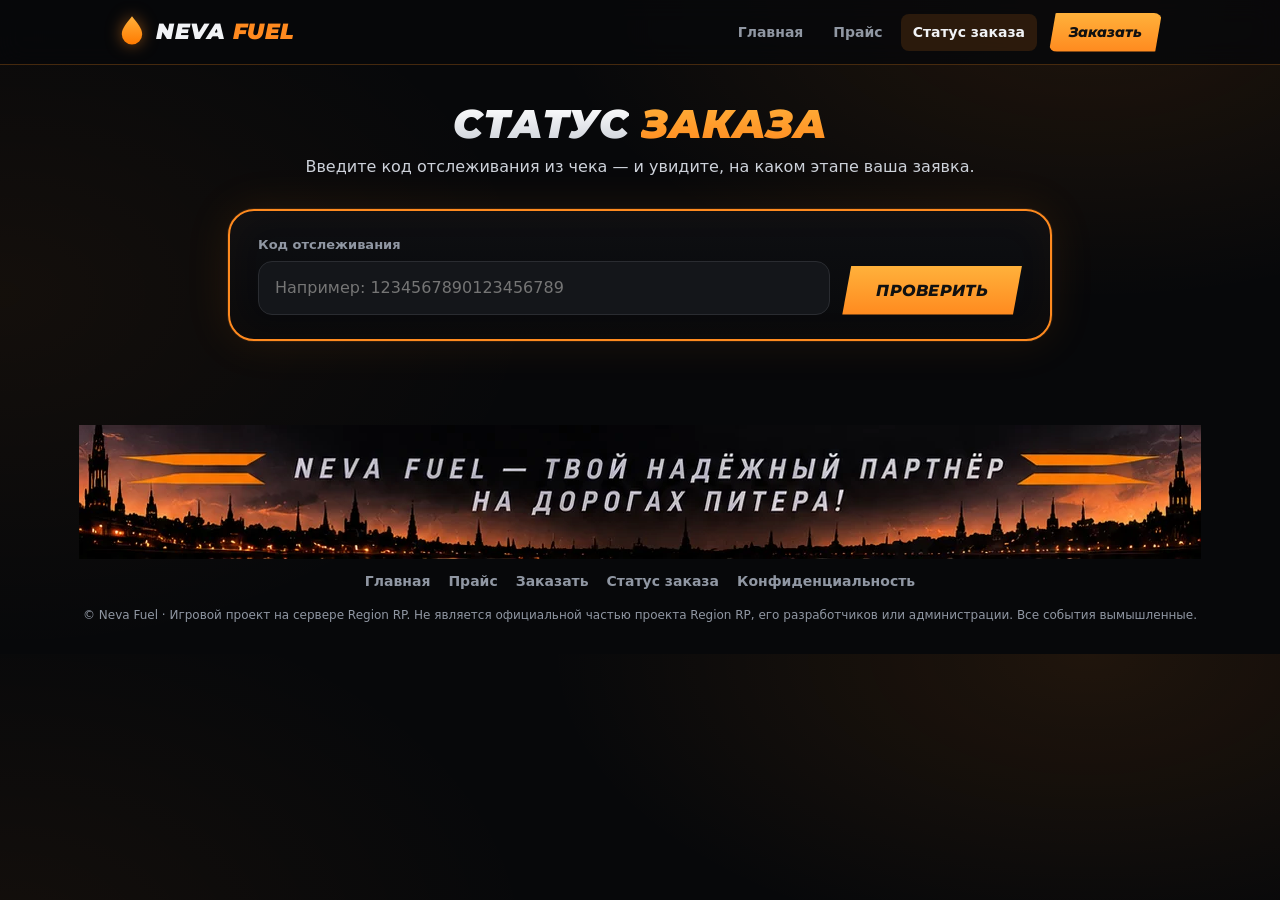
<file: track.html>
<!doctype html>
<html lang="ru">
<head>
<meta charset="utf-8">
<meta name="viewport" content="width=device-width, initial-scale=1">
<title>Статус заказа — Neva Fuel</title>
<link rel="preconnect" href="https://fonts.googleapis.com">
<link rel="stylesheet" href="https://fonts.googleapis.com/css2?family=Montserrat:ital,wght@0,500;0,700;0,800;1,700;1,800;1,900&display=swap">
<link rel="stylesheet" href="style.css">
</head>
<body data-page="track">
<!-- иконки -->
<svg width="0" height="0" style="position:absolute" aria-hidden="true">
  <defs>
    <symbol id="i-drop" viewBox="0 0 24 30"><path d="M12 1c4.6 6 9 10.4 9 16a9 9 0 0 1-18 0C3 11.4 7.4 7 12 1z"/><path d="M8 18a4 4 0 0 0 3.2 3.9" fill="none" stroke="rgba(255,255,255,.55)" stroke-width="1.8" stroke-linecap="round"/></symbol>
    <symbol id="i-pin" viewBox="0 0 24 24"><path d="M12 1.5a7.5 7.5 0 0 0-7.5 7.5c0 5.6 7.5 13.5 7.5 13.5S19.5 14.600 19.500 9A7.500 7.500 0 0 0 12 1.500zm0 10.200a2.700 2.700 0 1 1 0-5.400 2.700 2.700 0 0 1 0 5.400z"/></symbol>
    <symbol id="i-road" viewBox="0 0 24 24"><path fill-rule="evenodd" d="M8.500 2h7L21.500 22h-19L8.500 2zM11.200 4v3.800h1.600V4zM10.900 10.800v3.800h2.200v-3.800zM10.500 17.600V21h3v-3.400z"/></symbol>
    <symbol id="i-truck" viewBox="0 0 64 48"><path d="M16 6h30v26H16zM46 14h9l8 9v9H46z" opacity=".95"/><circle cx="26" cy="36" r="6.500"/><circle cx="53" cy="36" r="6.500"/><path d="M1 12h11M4 19h9M1 26h11" stroke="#ff8a1f" stroke-width="3.500" stroke-linecap="round" fill="none"/></symbol>
    <symbol id="i-pump" viewBox="0 0 64 64"><path d="M8 6h30a3 3 0 0 1 3 3v47H5V9a3 3 0 0 1 3-3zm5 7v14h23V13z"/><path d="M41 22h5l9 8v18a4 4 0 0 1-8 0V36h-6" fill="none" stroke="currentColor" stroke-width="5" stroke-linejoin="round" stroke-linecap="round"/><rect x="2" y="56" width="42" height="5" rx="2"/></symbol>
    <symbol id="i-tools" viewBox="0 0 64 64"><path d="M14 52 38 28" stroke="currentColor" stroke-width="8" stroke-linecap="round" fill="none"/><path d="M42 8a14 14 0 1 0 14 14 14 14 0 0 0-1.500-6.300l-7 7-6-1-1-6 7-7A14 14 0 0 0 42 8z"/><path d="M50 56 26 32" stroke="currentColor" stroke-width="6" stroke-linecap="round" fill="none"/><path d="M12 8l8 3 4 8-5 3-8-4z"/></symbol>
  </defs>
</svg>

<header class="top">
  <div class="wrap">
    <a class="logo" href="index.html" aria-label="Neva Fuel — на главную">
      <svg viewBox="0 0 24 30"><defs><linearGradient id="lg" x1="0" y1="0" x2="0" y2="1"><stop offset="0" stop-color="#ffb13b"/><stop offset="1" stop-color="#ff7a00"/></linearGradient></defs><path d="M12 1c4.6 6 9 10.4 9 16a9 9 0 0 1-18 0C3 11.4 7.4 7 12 1z" fill="url(#lg)"/></svg>
      <b>NEVA <span>FUEL</span></b>
    </a>
    <button class="burger" id="burger" type="button" aria-label="Меню" aria-expanded="false"><span></span><span></span><span></span></button>
    <nav id="nav">
      <a href="index.html" data-p="index">Главная</a>
      <a href="prices.html" data-p="prices">Прайс</a>
      <a href="track.html" data-p="track">Статус заказа</a>
      <a class="cta" href="order.html" data-p="order">Заказать</a>
    </nav>
  </div>
</header>

<main>
<section class="page-top">
  <div class="wrap legal">
    <div class="sec-h"><h1 class="it"><span class="grad">Статус</span> <span class="org">заказа</span></h1><p>Введите код отслеживания из чека — и увидите, на каком этапе ваша заявка.</p></div>
    <form class="panel" id="tf" autocomplete="off" novalidate>
      <div class="tform">
        <div><label class="f" for="code">Код отслеживания</label><input type="text" id="code" inputmode="numeric" maxlength="25" placeholder="Например: 1234567890123456789"></div>
        <button class="btn" type="submit">Проверить</button>
      </div>
    </form>
    <div id="tres"></div>
  </div>
</section>
</main>

<footer>
  <div class="foot-img" role="img" aria-label="Neva Fuel — твой надёжный партнёр на дорогах Питера!"></div>
  <div class="foot-nav"><a href="index.html">Главная</a><a href="prices.html">Прайс</a><a href="order.html">Заказать</a><a href="track.html">Статус заказа</a><a href="privacy.html">Конфиденциальность</a></div>
  <div class="copy">© Neva Fuel · Игровой проект на сервере Region RP. Не является официальной частью проекта Region RP, его разработчиков или администрации. Все события вымышленные.</div>
</footer>

<script src="config.js"></script>
<script src="track.js"></script>
<script src="site.js"></script>
<script src="track-page.js"></script>
</body>
</html>
</file>
<file: style.css>
:root{
    --bg:#07080a; --panel:#0c0d10; --panel2:#14161a; --line:#2a2c31;
    --text:#f1f3f6; --muted:#9097a3; --o1:#ff8a1f; --o2:#ffb13b; --ok:#3ddc97; --bad:#ff5d5d;
    --green:#38d447; --red:#ff3b3b; --blue:#2f8cff;
    --head:"Montserrat","Segoe UI",system-ui,-apple-system,Roboto,sans-serif;
  }
  *{box-sizing:border-box;margin:0;padding:0}
  html{scroll-behavior:smooth}
  body{background:var(--bg);color:var(--text);font-family:"Segoe UI",system-ui,-apple-system,Roboto,sans-serif;line-height:1.5;overflow-x:hidden;
    background-image:radial-gradient(900px 500px at 85% 0%,rgba(255,138,31,.10),transparent 60%),radial-gradient(900px 600px at 0% 45%,rgba(255,138,31,.05),transparent 60%);}
  .wrap{max-width:1080px;margin:0 auto;padding:0 18px}
  .it{font-family:var(--head);font-style:italic;font-weight:900;text-transform:uppercase;letter-spacing:.2px}
  .grad{background:linear-gradient(180deg,#fff 10%,#c9ced6);-webkit-background-clip:text;background-clip:text;color:transparent}
  .org{background:linear-gradient(180deg,var(--o2),var(--o1));-webkit-background-clip:text;background-clip:text;color:transparent}

  /* шапка */
  header.top{position:sticky;top:0;z-index:60;background:rgba(7,8,10,.82);backdrop-filter:blur(12px);border-bottom:1px solid rgba(255,138,31,.25)}
  .top .wrap{display:flex;align-items:center;justify-content:space-between;height:64px;gap:16px}
  .logo{display:flex;align-items:center;gap:10px;text-decoration:none;color:var(--text)}
  .logo svg{width:28px;height:34px;filter:drop-shadow(0 0 8px rgba(255,138,31,.5))}
  .logo b{font-family:var(--head);font-style:italic;font-weight:900;font-size:22px;line-height:1;letter-spacing:.5px}
  .logo b span{color:var(--o1)}
  nav{display:flex;align-items:center;gap:6px}
  nav a{color:var(--muted);text-decoration:none;font-size:14px;font-weight:600;padding:8px 12px;border-radius:8px;transition:.2s}
  nav a:hover{color:var(--text);background:rgba(255,255,255,.05)}
  nav a.cta{color:#111;background:linear-gradient(180deg,var(--o2),var(--o1));font-family:var(--head);font-style:italic;font-weight:800;margin-left:6px;clip-path:polygon(6% 0,100% 0,94% 100%,0 100%);padding:9px 20px}
  nav a.cta:hover{filter:brightness(1.08);background:linear-gradient(180deg,var(--o2),var(--o1))}

  /* кнопки */
  .btn{display:inline-flex;align-items:center;justify-content:center;gap:8px;border:0;cursor:pointer;font-family:var(--head);font-style:italic;font-weight:800;font-size:16px;text-transform:uppercase;padding:15px 34px;color:#111;
    background:linear-gradient(180deg,var(--o2),var(--o1));clip-path:polygon(5% 0,100% 0,95% 100%,0 100%);transition:.2s;text-decoration:none;letter-spacing:.3px}
  .btn:hover{filter:brightness(1.1);transform:translateY(-2px)}
  .btn:disabled{filter:grayscale(1) brightness(.7);cursor:wait;transform:none}
  .btn.ghost{background:#1b1d22;color:var(--text);clip-path:none;border:1px solid var(--line);border-radius:12px;font-style:normal;font-weight:700;text-transform:none;font-family:inherit;padding:13px 22px;font-size:15px}
  .btn.ghost:hover{border-color:var(--o1);transform:none}

  /* hero */
  .hero{position:relative;padding-top:14px}
  .hero-frame{position:relative;max-width:1122px;margin:0 auto}
  .hero-img{display:block;width:100%;height:auto}
  .hero-frame::after{content:"";position:absolute;left:0;right:0;bottom:0;height:22%;background:linear-gradient(to bottom,transparent,var(--bg))}
  .hero-text{text-align:center;margin-top:6px;position:relative}
  .hero-tagline{font-family:var(--head);font-style:italic;font-weight:800;text-transform:uppercase;letter-spacing:.22em;font-size:clamp(11px,2.6vw,15px);color:var(--muted)}
  .hero-tagline b{color:var(--o1);padding:0 .35em}
  .hero-sub{font-family:var(--head);font-style:italic;font-weight:800;font-size:clamp(18px,4.2vw,26px);margin-top:8px}
  .hero-cta{display:flex;flex-wrap:wrap;gap:14px;justify-content:center;align-items:center;margin-top:24px;position:relative}
  .chips{display:flex;flex-wrap:wrap;gap:10px;justify-content:center;margin:26px 0 0;position:relative}
  .chip{font-size:13px;font-weight:600;color:var(--muted);border:1px solid var(--line);background:rgba(20,22,26,.7);padding:7px 14px;border-radius:99px;display:flex;align-items:center;gap:8px}
  .chip i{width:7px;height:7px;border-radius:50%;background:var(--o1);box-shadow:0 0 8px var(--o1)}

  section{padding:46px 0}
  .sec-h{text-align:center;margin-bottom:30px}
  .sec-h h2{font-size:clamp(28px,5vw,42px);line-height:1.1}
  .sec-h p{color:var(--muted);margin-top:8px}

  /* панели как на постере */
  .panel{position:relative;background:linear-gradient(180deg,#0e0f12,#08090b);border:2px solid var(--o1);border-radius:26px;padding:26px 28px;
    box-shadow:0 0 0 1px rgba(255,138,31,.12),0 0 46px rgba(255,138,31,.10),inset 0 0 40px rgba(255,138,31,.04)}
  .panel + .panel{margin-top:18px}
  .p-grid{display:grid;grid-template-columns:150px 1fr;gap:22px;align-items:center}
  .p-ico{display:grid;place-items:center}
  .p-ico svg{width:108px;height:108px;fill:#f1f3f6;filter:drop-shadow(0 0 14px rgba(255,138,31,.25))}
  .p-title{font-size:clamp(24px,4.2vw,38px);line-height:1.05;margin-bottom:4px}
  .p-title small{display:block;font-size:.5em;letter-spacing:2px;color:var(--muted);margin-top:4px;-webkit-text-fill-color:var(--muted)}
  .rowp{display:grid;grid-template-columns:44px 1fr auto;align-items:center;gap:14px;padding:12px 0;border-top:1px solid rgba(255,138,31,.35)}
  .rowp:first-of-type{border-top:0}
  .rowp .ic{display:grid;place-items:center}
  .rowp .ic svg{width:34px;height:34px;fill:var(--o1)}
  .rowp .ic svg.drop{width:30px;height:38px}
  .rowp .nm{font-size:clamp(18px,2.8vw,26px);font-weight:600;line-height:1.15}
  .rowp .nm small{display:block;font-size:13px;color:var(--muted);font-weight:500}
  .tag{display:inline-block;min-width:150px;text-align:center;padding:7px 26px;font-family:var(--head);font-style:italic;font-weight:900;font-size:clamp(20px,3.2vw,32px);color:#111;
    background:linear-gradient(180deg,var(--o2),var(--o1));clip-path:polygon(7% 0,100% 0,93% 100%,0 100%);white-space:nowrap}
  .extra{display:flex;align-items:center;gap:22px;flex-wrap:wrap}
  .extra .p-ico svg{width:80px;height:80px}
  .extra h3{font-size:clamp(20px,3.4vw,28px);color:var(--o1);font-family:var(--head);font-style:italic;font-weight:900;text-transform:uppercase}
  .extra p{font-size:clamp(15px,2.6vw,20px);font-weight:600}
  .na{margin-left:auto;background:#262a31;color:#e9ecf1;font-weight:800;padding:11px 24px;border-radius:12px;border:1px solid #3a3f48;font-size:18px}
  .extra.off .p-ico svg{opacity:.6}

  /* шаги */
  .steps{display:grid;grid-template-columns:repeat(auto-fit,minmax(220px,1fr));gap:16px}
  .step{background:linear-gradient(180deg,#101114,#09090b);border:1px solid var(--line);border-radius:18px;padding:22px 22px 20px;position:relative;overflow:hidden;transition:.25s}
  .step:hover{border-color:var(--o1);transform:translateY(-4px);box-shadow:0 14px 40px rgba(255,138,31,.12)}
  .step .n{font-family:var(--head);font-style:italic;font-weight:900;font-size:64px;line-height:.9;position:absolute;right:14px;top:8px;color:rgba(255,138,31,.16)}
  .step h4{font-family:var(--head);font-style:italic;font-weight:800;text-transform:uppercase;font-size:17px;margin-bottom:6px;position:relative}
  .step p{color:var(--muted);font-size:14px;position:relative}

  /* форма */
  .blk{margin-bottom:32px}
  .blk>h3{display:flex;align-items:center;gap:12px;font-size:20px;margin-bottom:14px}
  .blk>h3 b{display:inline-grid;place-items:center;min-width:42px;height:32px;padding:0 6px;color:#111;font-family:var(--head);font-style:italic;font-weight:900;font-size:16px;
    background:linear-gradient(180deg,var(--o2),var(--o1));clip-path:polygon(14% 0,100% 0,86% 100%,0 100%)}
  label.f{display:block;font-size:13px;color:var(--muted);margin-bottom:6px;font-weight:600}
  input[type=text]{width:100%;background:var(--panel2);border:1px solid var(--line);color:var(--text);padding:14px 16px;border-radius:14px;font:inherit;font-size:16px;outline:none;transition:.2s}
  input[type=text]:focus{border-color:var(--o1);box-shadow:0 0 0 3px rgba(255,138,31,.15)}
  .grid2{display:grid;grid-template-columns:repeat(auto-fit,minmax(240px,1fr));gap:16px}

  .choice{display:grid;grid-template-columns:repeat(auto-fit,minmax(230px,1fr));gap:12px}
  .opt{display:flex;flex-direction:column;align-items:center;justify-content:center;gap:4px;min-height:78px;padding:14px 16px;background:var(--panel2);border:2px solid var(--line);border-radius:16px;color:var(--text);
    font-family:var(--head);font-weight:800;font-size:17px;text-align:center;cursor:pointer;transition:.2s;white-space:normal;word-break:normal;overflow-wrap:normal;hyphens:none;line-height:1.25}
  .opt small{display:block;color:var(--muted);font-weight:600;font-size:13px;font-family:"Segoe UI",system-ui,sans-serif}
  .opt:hover{border-color:var(--o1);transform:translateY(-2px)}
  .opt[aria-pressed=true]{border-color:var(--o1);background:linear-gradient(180deg,rgba(255,177,59,.20),rgba(255,138,31,.08));box-shadow:0 0 24px rgba(255,138,31,.22)}
  .opt[aria-pressed=true] small{color:var(--o2)}

  .items{display:grid;grid-template-columns:minmax(0,1fr);gap:10px}
  .item{display:flex;align-items:center;gap:14px;background:var(--panel2);border:1px solid var(--line);border-radius:16px;padding:12px 16px;min-width:0;transition:.2s}
  .item .dr{flex:0 0 auto;width:26px;height:34px}
  .item .mid{flex:1 1 auto;min-width:0}
  .item .nm{font-family:var(--head);font-style:italic;font-weight:800;font-size:19px;line-height:1.1}
  .item .ds{color:var(--muted);font-size:13px}
  .item .pr{font-family:var(--head);font-style:italic;font-weight:800;color:var(--o1);font-size:15px;white-space:nowrap}
  .qty{display:flex;align-items:center;gap:10px;flex:0 0 auto}
  .qty button{width:40px;height:40px;border-radius:12px;border:1px solid var(--line);background:#0c0d10;color:var(--text);font-size:22px;cursor:pointer;transition:.15s}
  .qty button:hover:not(:disabled){border-color:var(--o1);color:var(--o1)}
  .qty output{min-width:26px;text-align:center;font-weight:800;font-size:19px}
  .item.active{border-color:var(--o1);box-shadow:0 0 22px rgba(255,138,31,.15)}
  .item.off{opacity:.45}
  .item.off button{cursor:not-allowed}
  .pill{font-size:12px;background:#262a31;color:var(--muted);padding:4px 10px;border-radius:99px;white-space:nowrap}
  @media(max-width:560px){.pill{display:none}.item .pr{display:none}}

  /* карта */
  .mapbox{border:2px solid rgba(255,138,31,.55);border-radius:18px;overflow:hidden;background:#0a0b0d}
  .maptool{display:flex;justify-content:space-between;align-items:center;gap:8px;padding:10px 14px;background:var(--panel2);border-bottom:1px solid var(--line);font-size:13px;color:var(--muted)}
  .maptool .z{display:flex;gap:6px;flex:0 0 auto}
  .maptool .z button{width:36px;height:36px;border-radius:10px;border:1px solid var(--line);background:#0c0d10;color:var(--text);font-size:19px;cursor:pointer}
  .maptool .z button:hover{border-color:var(--o1);color:var(--o1)}
  .mapscroll{height:min(560px,70vh);overflow:auto;position:relative;cursor:crosshair;-webkit-overflow-scrolling:touch;background:#0a0b0d}
  .mapinner{position:relative;width:100%}
  .mapinner img{display:block;width:100%;height:auto;user-select:none;-webkit-user-drag:none;pointer-events:none}
  .pin{position:absolute;width:46px;height:46px;transform:translate(-50%,-100%);pointer-events:none;display:none;filter:drop-shadow(0 4px 8px rgba(0,0,0,.8));animation:drop .35s cubic-bezier(.2,1.6,.4,1)}
  .pin svg{width:100%;height:100%}
  @keyframes drop{from{transform:translate(-50%,-160%);opacity:0}to{transform:translate(-50%,-100%);opacity:1}}
  .mapempty{display:grid;place-items:center;height:220px;text-align:center;color:var(--muted);padding:20px}
  .coords{margin-top:10px;font-size:14px;color:var(--muted)}
  .coords.ok{color:var(--ok);font-weight:600}
  @media(max-width:760px){.mapinner{min-width:760px}}

  .summary{background:var(--panel2);border:1px dashed rgba(255,138,31,.45);border-radius:16px;padding:18px 20px}
  .row{display:flex;justify-content:space-between;gap:14px;padding:5px 0;font-size:15px}
  .row.t{border-top:1px solid var(--line);margin-top:8px;padding-top:12px;font-size:22px;font-family:var(--head);font-style:italic;font-weight:900}
  .row.t span:last-child{color:var(--o1)}
  .err{color:var(--bad);font-size:14px;margin-top:12px;min-height:20px;font-weight:600}
  .send{display:flex;justify-content:center;margin-top:8px}
  .send .btn{width:100%;max-width:520px;font-size:18px;padding:18px 30px}

  /* чек */
  #receiptWrap{display:none;padding-bottom:70px}
  .receipt{max-width:460px;margin:0 auto;background:#f4f1ea;color:#1b1b1b;border-radius:6px;padding:26px 24px 30px;position:relative;font-family:"Courier New",ui-monospace,monospace;box-shadow:0 20px 60px rgba(0,0,0,.7),0 0 60px rgba(255,138,31,.12)}
  .r-head{text-align:center;border-bottom:2px dashed #999;padding-bottom:14px;margin-bottom:14px}
  .r-head h3{font-family:var(--head);font-style:italic;font-size:26px;letter-spacing:1px;font-weight:900}
  .r-head h3 b{color:#e8650a}
  .r-head small{color:#555;display:block}
  .r-id{font-size:20px;font-weight:900;margin-top:6px}
  .r-sec{border-bottom:2px dashed #999;padding:10px 0;font-size:14px}
  .r-sec .rr{display:flex;justify-content:space-between;gap:12px;padding:2px 0}
  .r-sec .rr span:first-child{color:#555}
  .r-sec .rr span:last-child{text-align:right;font-weight:700}
  .r-title{font-size:12px;letter-spacing:2px;color:#777;margin-bottom:4px}
  .r-total{display:flex;justify-content:space-between;font-size:22px;font-weight:900;padding:14px 0 6px}
  .r-total span:last-child{color:#e8650a}
  .r-status{text-align:center;font-size:13px;font-weight:700;margin-top:12px}
  .r-status.wait{color:#666}.r-status.ok{color:#1e8a57}.r-status.bad{color:#c0392b}
  .r-note{text-align:center;font-size:12px;color:#444;margin-top:12px;border:1px solid #bbb;padding:10px;border-radius:6px;background:#eae6db}
  .r-note b{color:#c0392b}
  .receipt canvas{width:100%;height:auto;border:2px solid #333;border-radius:4px;margin-top:8px;display:block;background:#0c0f12}
  .r-actions{display:flex;gap:10px;justify-content:center;margin-top:30px;flex-wrap:wrap}

  /* подвал */
  footer{margin-top:20px;text-align:center}
  .foot-img{display:block;width:100%;max-width:1122px;margin:0 auto;height:auto;
    -webkit-mask-image:linear-gradient(to right,transparent,#000 8%,#000 92%,transparent);mask-image:linear-gradient(to right,transparent,#000 8%,#000 92%,transparent)}
  .copy{color:var(--muted);font-size:12px;padding:14px 18px 30px}

  /* появление */
  .rv{opacity:0;transform:translateY(26px);transition:opacity .7s ease,transform .7s ease}
  .rv.in{opacity:1;transform:none}
  @media (prefers-reduced-motion:reduce){.rv{opacity:1;transform:none;transition:none}html{scroll-behavior:auto}}

  @media(max-width:760px){
    .panel{padding:20px 16px;border-radius:22px}
    .p-grid{grid-template-columns:1fr;gap:6px}
    .p-ico{display:none}
    .rowp{grid-template-columns:34px 1fr auto;gap:10px}
    .rowp .ic svg{width:26px;height:26px}.rowp .ic svg.drop{width:22px;height:30px}
    .tag{min-width:0;padding:6px 16px}
    .extra{gap:12px}.extra .p-ico{display:grid}.extra .p-ico svg{width:52px;height:52px}
    .na{margin-left:0}
    .hero-cta{margin-top:22px}
  }

/* --- многостраничность --- */
body{animation:pg .4s ease}
@keyframes pg{from{opacity:0}to{opacity:1}}
nav a[aria-current=page]:not(.cta){color:var(--text);background:rgba(255,138,31,.14)}
.burger{display:none;width:44px;height:44px;border-radius:12px;border:1px solid var(--line);background:#14161a;cursor:pointer;padding:0;position:relative;flex:0 0 auto}
.burger span{position:absolute;left:12px;right:12px;height:2px;background:var(--text);border-radius:2px;transition:.25s}
.burger span:nth-child(1){top:15px}.burger span:nth-child(2){top:21px}.burger span:nth-child(3){top:27px}
.burger[aria-expanded=true] span:nth-child(1){top:21px;transform:rotate(45deg)}
.burger[aria-expanded=true] span:nth-child(2){opacity:0}
.burger[aria-expanded=true] span:nth-child(3){top:21px;transform:rotate(-45deg)}
@media(max-width:760px){
  .burger{display:block}
  .top .wrap{position:relative}
  nav{position:absolute;top:64px;left:0;right:0;flex-direction:column;align-items:stretch;gap:4px;background:rgba(7,8,10,.98);padding:12px 18px 18px;border-bottom:1px solid rgba(255,138,31,.3);display:none}
  nav.open{display:flex}
  nav a{padding:14px 12px;font-size:16px}
  nav a.cta{margin:6px 0 0;text-align:center;clip-path:none;border-radius:12px}
}
.page-top{padding-top:36px}
.qgrid{display:grid;grid-template-columns:repeat(auto-fit,minmax(200px,1fr));gap:14px}
.qcard{display:flex;flex-direction:column;gap:12px;align-items:flex-start;text-decoration:none;color:var(--text);background:linear-gradient(180deg,#101114,#09090b);border:1px solid var(--line);border-radius:18px;padding:20px;transition:.25s}
.qcard:hover{border-color:var(--o1);transform:translateY(-4px);box-shadow:0 14px 40px rgba(255,138,31,.12)}
.qcard .qn{display:flex;align-items:center;gap:10px;font-family:var(--head);font-style:italic;font-weight:800;font-size:20px}
.qcard .qn svg{width:22px;height:28px}
.qcard .tag{font-size:22px;min-width:0;padding:5px 20px}
.qcard small{color:var(--muted);font-size:13px}
.center{text-align:center;margin-top:26px}
.cta-band{text-align:center}
.cta-band h2{font-size:clamp(26px,4.6vw,38px);margin-bottom:8px}
.cta-band p{color:var(--muted);margin-bottom:22px}
.foot-nav{display:flex;gap:18px;justify-content:center;flex-wrap:wrap;padding:12px 18px 0}
.foot-nav a{color:var(--muted);text-decoration:none;font-size:14px;font-weight:600}
.foot-nav a:hover{color:var(--o1)}
.consent{text-align:center;font-size:13px;color:var(--muted);margin:16px 0 14px}
.consent a,.legal a{color:var(--o1)}
.legal{max-width:860px;margin:0 auto}
.legal .panel{padding:24px 28px}
.legal h2{font-family:var(--head);font-style:italic;font-weight:800;font-size:20px;margin-bottom:10px;color:var(--o1)}
.legal p{color:#cdd2da;margin-bottom:10px}
.legal p:last-child,.legal ul:last-child{margin-bottom:0}
.legal ul{margin:0 0 10px 20px;color:#cdd2da}
.legal li{margin-bottom:6px}
.legal .note{border-left:3px solid var(--o1);background:rgba(255,138,31,.07);padding:12px 16px;border-radius:0 12px 12px 0;color:var(--text)}
.legal .upd{color:var(--muted);font-size:13px;text-align:center;margin-top:18px}
/* статусы */
.stepper{list-style:none;display:flex;gap:6px;margin:14px 0}
.stepper li{flex:1;text-align:center;position:relative;font-size:12px;color:var(--muted);font-weight:700;line-height:1.25}
.stepper li i{position:relative;z-index:1;display:grid;place-items:center;width:32px;height:32px;margin:0 auto 6px;border-radius:50%;border:2px solid var(--line);background:#0c0d10;font-style:normal;font-family:var(--head);font-weight:900;font-size:14px}
.stepper li::before{content:"";position:absolute;top:15px;right:50%;width:100%;height:2px;background:var(--line)}
.stepper li:first-child::before{display:none}
.stepper li.done i,.stepper li.active i{border-color:var(--o1)}
.stepper li.done i{background:var(--o1);color:#111}
.stepper li.active i{color:var(--o1);box-shadow:0 0 0 4px rgba(255,138,31,.22);animation:pulse 1.8s infinite}
.stepper li.done::before,.stepper li.active::before{background:var(--o1)}
.stepper li.done,.stepper li.active{color:var(--text)}
.stepper.all-done li i{background:var(--ok);border-color:var(--ok)}
.stepper.all-done li::before{background:var(--ok)}
@keyframes pulse{50%{box-shadow:0 0 0 8px rgba(255,138,31,.05)}}
.st-badge,.r-badge{display:inline-block;padding:6px 14px;border-radius:99px;font-weight:800;font-size:14px;white-space:nowrap}
.st-badge.review{background:rgba(245,197,66,.16);color:#f5c542;border:1px solid rgba(245,197,66,.5)}
.st-badge.work{background:rgba(59,130,246,.16);color:#7db1ff;border:1px solid rgba(59,130,246,.5)}
.st-badge.done{background:rgba(34,197,94,.16);color:#4ade80;border:1px solid rgba(34,197,94,.5)}
.t-head{display:flex;justify-content:space-between;align-items:center;gap:12px;flex-wrap:wrap}
.t-title{font-family:var(--head);font-style:italic;font-weight:900;font-size:clamp(18px,4vw,24px)}
.t-text{text-align:center;font-weight:600;margin:4px 0 16px}
.t-info{display:grid;grid-template-columns:repeat(auto-fit,minmax(180px,1fr));gap:12px;margin-top:8px;border-top:1px solid var(--line);padding-top:16px}
.t-info dt{font-size:12px;color:var(--muted);font-weight:700;text-transform:uppercase;letter-spacing:.06em}
.t-info dd{font-weight:600;overflow-wrap:anywhere}
.t-upd{text-align:center;color:var(--muted);font-size:13px;margin-top:14px}
.t-upd a{color:var(--o1)}
.t-msg{text-align:center;font-weight:600}
.t-msg.bad{border-color:rgba(255,93,93,.6);color:#ffb3b3}
.t-msg.wait{color:var(--muted)}
.tform{display:flex;gap:12px;flex-wrap:wrap;align-items:flex-end}
.tform>div{flex:1 1 240px}
#tres,#aout{margin-top:18px}
.a-btns{display:grid;grid-template-columns:repeat(auto-fit,minmax(180px,1fr));gap:10px;margin-top:20px}
.a-btns .opt:disabled{opacity:.5;cursor:wait}
.receipt .r-badge{margin:2px 0 4px;border:1px solid #999;color:#222;background:#eae6db}
.receipt .r-badge.review{border-color:#c9a21e;background:#fbf0c8}
.receipt .r-badge.work{border-color:#2f6fdc;background:#dbe8ff}
.receipt .r-badge.done{border-color:#1e8a57;background:#d4f2e1}
.receipt .stepper li{color:#555}
.receipt .stepper li i{background:#f4f1ea;border-color:#aaa}
.receipt .stepper li::before{background:#bbb}
.receipt .stepper li.done,.receipt .stepper li.active{color:#111}
.receipt .stepper li.done i{background:#e8650a;border-color:#e8650a;color:#fff}
.receipt .stepper li.active i{color:#e8650a;border-color:#e8650a}
.receipt .stepper li.done::before,.receipt .stepper li.active::before{background:#e8650a}
.receipt .stepper.all-done li i{background:#1e8a57;border-color:#1e8a57}
.receipt .stepper.all-done li::before{background:#1e8a57}
.r-tlink{text-align:center;margin-top:8px;font-size:13px}.r-tlink a{color:#c0540a;font-weight:700}
.legal .sec-h h1{font-size:clamp(20px,5.4vw,40px);line-height:1.15;overflow-wrap:anywhere}
@media(max-width:760px){.legal .panel{padding:20px 16px}}

/* картинки встроены, внешних файлов не нужно */
.hero-img{aspect-ratio:1122/532;background:url([data-uri]) center/100% 100% no-repeat}
.foot-img{display:block;width:100%;max-width:1122px;margin:0 auto;aspect-ratio:1122/134;background:url([data-uri]) center/100% 100% no-repeat;-webkit-mask-image:none;mask-image:none}
</file>
